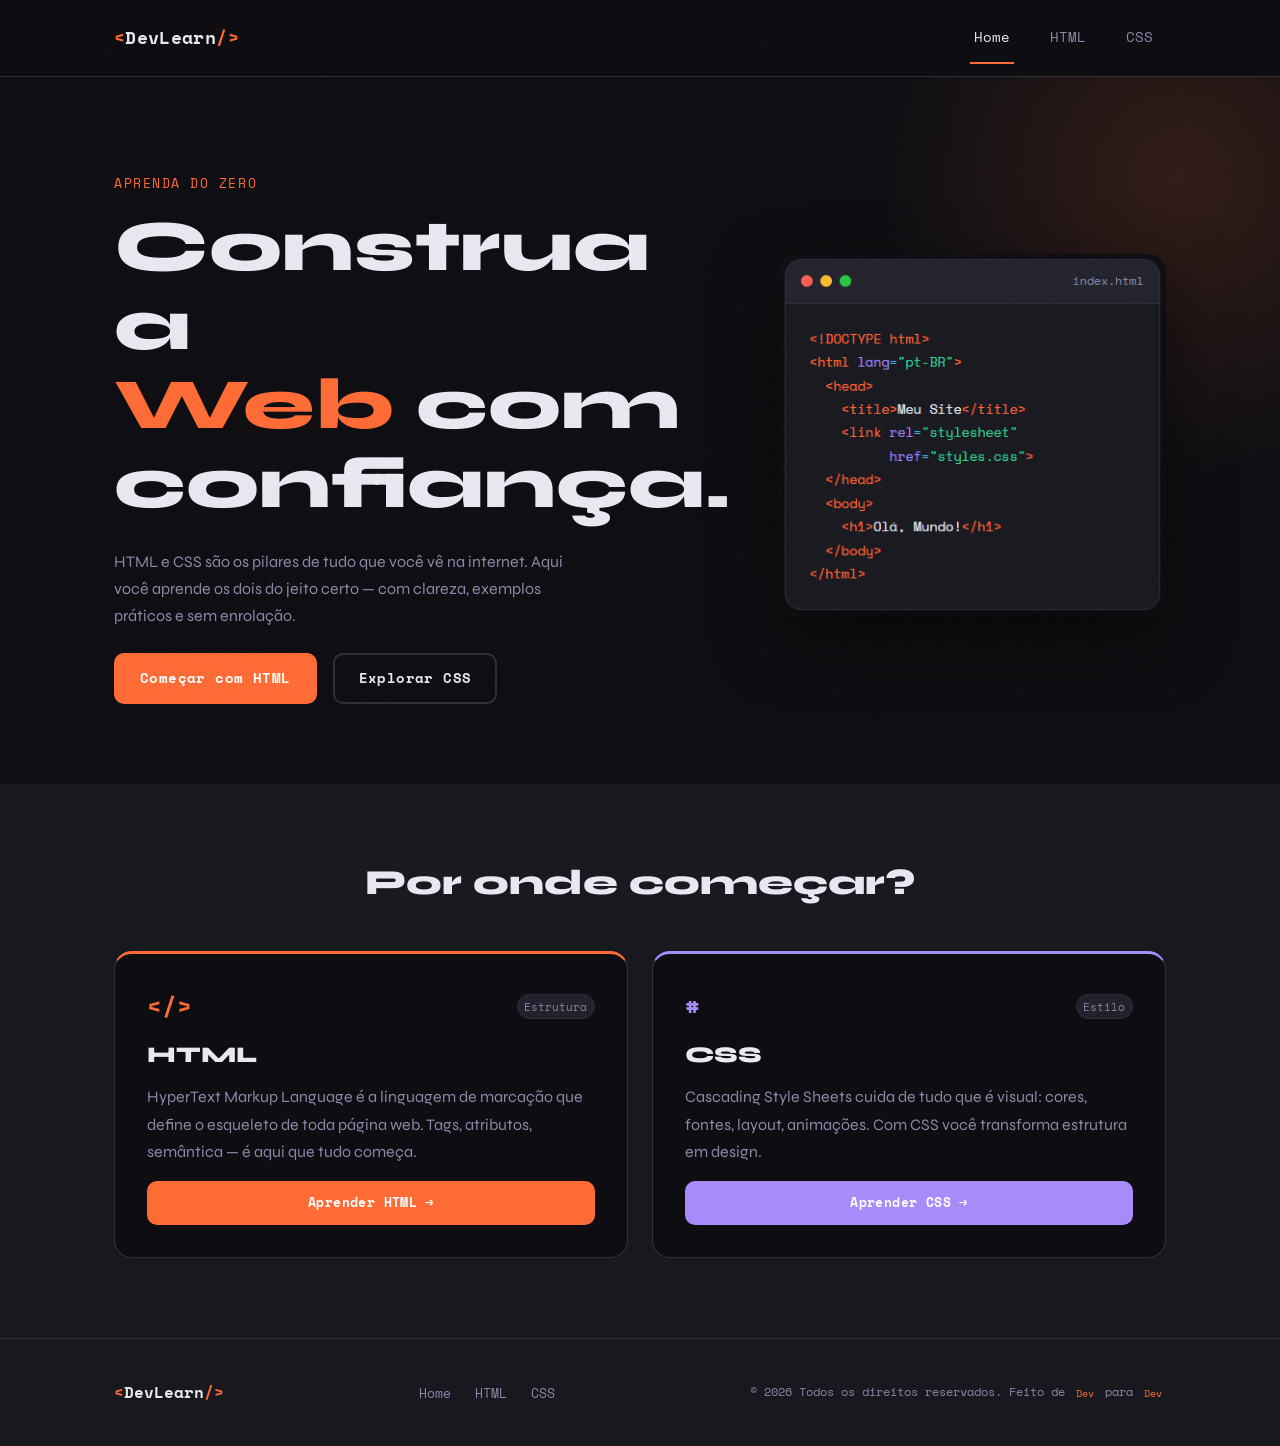
<file: univille/Semestre 1/DEW/aula003/Index.html>
<!DOCTYPE html>
<html lang="pt-BR">

<head>
  <meta charset="UTF-8" />
  <meta name="viewport" content="width=device-width, initial-scale=1.0" />
  <title>DevLearn — HTML & CSS</title>
  <link rel="preconnect" href="https://fonts.googleapis.com" />
  <link
    href="https://fonts.googleapis.com/css2?family=Space+Mono:wght@400;700&family=Syne:wght@400;700;800&display=swap"
    rel="stylesheet" />
  <link rel="stylesheet" href="./css/global.css" />
  <link rel="stylesheet" href="./css/home.css" />
</head>

<body class="page-home">
  <a class="skip-link" href="#main-content">Pular para o conteúdo</a>

  <!-- ===================== CABEÇALHO ===================== -->
  <header class="site-header">
    <div class="container header-inner">
      <a href="Index.html" class="logo" aria-label="DevLearn Home">
        <span class="logo-bracket">&lt;</span>DevLearn<span class="logo-bracket">/&gt;</span>
      </a>
      <nav class="main-nav" aria-label="Navegação principal">
        <ul>
          <li><a href="Index.html" class="nav-link active">Home</a></li>
          <li><a href="pages/sobreHtml.html" class="nav-link">HTML</a></li>
          <li><a href="pages/sobreCss.html" class="nav-link">CSS</a></li>
        </ul>
      </nav>
    </div>
  </header>

  <!-- ===================== HERO ===================== -->
  <main id="main-content" tabindex="-1">
    <section class="hero" aria-labelledby="hero-title">
      <div class="container hero-inner">
        <div class="hero-text">
          <p class="hero-eyebrow">Aprenda do zero</p>
          <h1 id="hero-title" tabindex="-1">
            Construa a<br />
            <em>Web</em> com<br />
            confiança.
          </h1>
          <p class="hero-desc">
            HTML e CSS são os pilares de tudo que você vê na internet.
            Aqui você aprende os dois do jeito certo — com clareza, exemplos práticos e sem enrolação.
          </p>
          <div class="hero-cta">
            <a href="pages/sobreHtml.html" class="btn btn-primary">Começar com HTML</a>
            <a href="pages/sobreCss.html" class="btn btn-ghost">Explorar CSS</a>
          </div>
        </div>

        <div class="hero-code">
          <img src="./images/estrutura-html.png" alt="Diagrama de estrutura HTML" class="hero-img" />
        </div>
      </div>
    </section>

    <!-- ===================== CARDS ===================== -->
    <section class="cards-section" aria-labelledby="cards-title">
      <div class="container">
        <h2 id="cards-title" class="section-title">Por onde começar?</h2>
        <div class="cards-grid">

          <article class="card card-html" role="article">
            <header class="card-header">
              <span class="card-icon" aria-hidden="true">&#60;/&#62;</span>
              <span class="card-badge">Estrutura</span>
            </header>
            <h3 class="card-title">HTML</h3>
            <p class="card-desc">
              HyperText Markup Language é a linguagem de marcação que define o esqueleto de toda página web.
              Tags, atributos, semântica — é aqui que tudo começa.
            </p>
            <footer class="card-footer">
              <a href="pages/sobreHtml.html" class="btn btn-primary btn-sm">Aprender HTML →</a>
            </footer>
          </article>

          <article class="card card-css" role="article">
            <header class="card-header">
              <span class="card-icon" aria-hidden="true">&#35;</span>
              <span class="card-badge">Estilo</span>
            </header>
            <h3 class="card-title">CSS</h3>
            <p class="card-desc">
              Cascading Style Sheets cuida de tudo que é visual: cores, fontes, layout, animações.
              Com CSS você transforma estrutura em design.
            </p>
            <footer class="card-footer">
              <a href="pages/sobreCss.html" class="btn btn-accent btn-sm">Aprender CSS →</a>
            </footer>
          </article>

        </div>
      </div>
    </section>

    <!-- ===================== RODAPÉ ===================== -->
    <footer class="site-footer">
      <div class="container footer-inner">
        <p class="footer-brand">
          <span class="logo-bracket">&lt;</span>DevLearn<span class="logo-bracket">/&gt;</span>
        </p>
        <nav aria-label="Links do rodapé">
          <ul class="footer-nav">
            <li><a href="Index.html">Home</a></li>
            <li><a href="pages/sobreHtml.html">HTML</a></li>
            <li><a href="pages/sobreCss.html">CSS</a></li>
          </ul>
        </nav>
        <p class="footer-copy">&copy; 2026 Todos os direitos reservados. Feito de <code>Dev</code> para <code>Dev</code></p>
      </div>
    </footer>

</body>

</html>
</file>
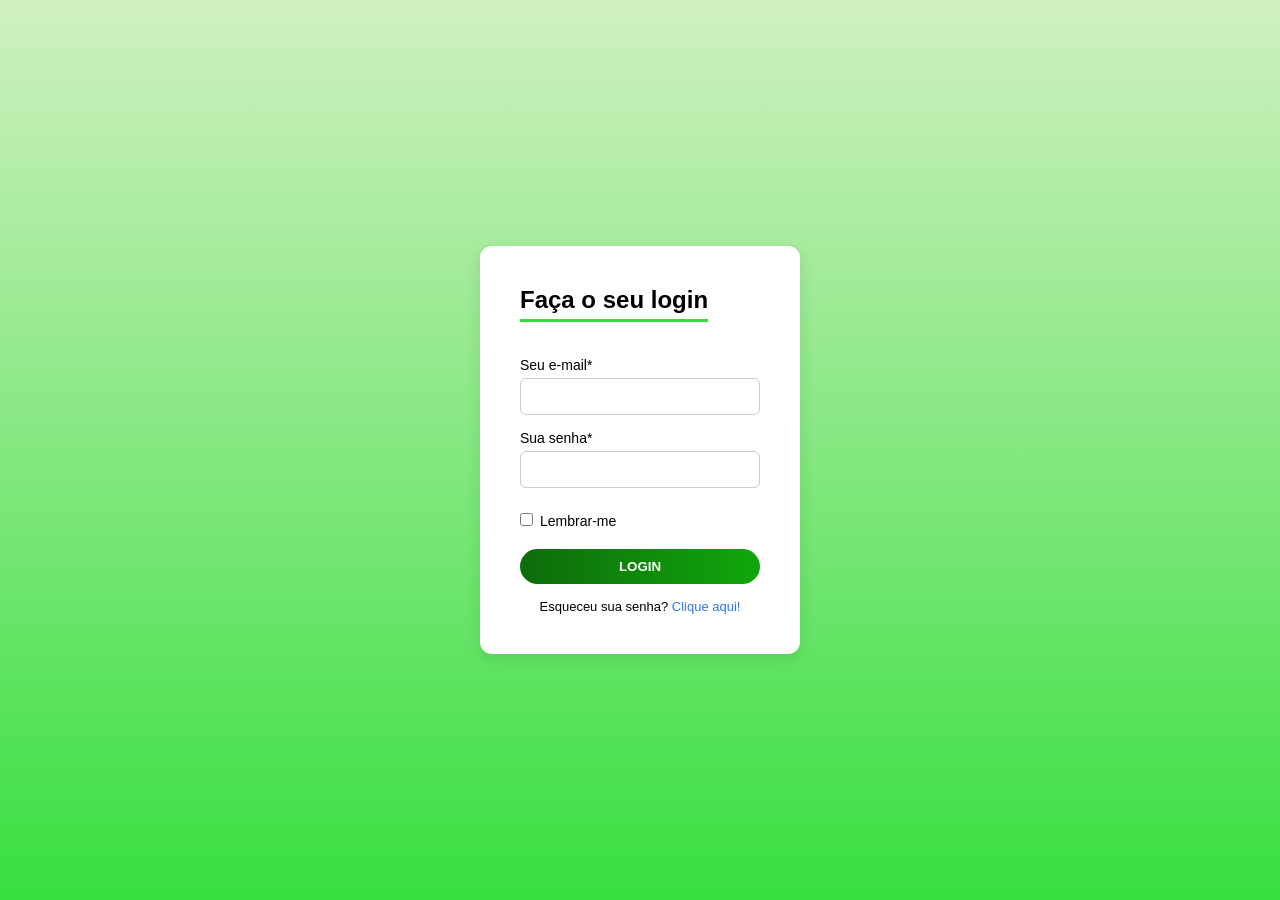
<file: univille/Semestre 1/DEW/aula000/pagina001/index.html>
<!DOCTYPE html>
<html lang="pt-br">
<head>
    <meta charset="UTF-8">
    <meta name="viewport" content="width=device-width, initial-scale=1.0">
    <title>Página1</title>
    <link rel="stylesheet" href="style.css">
    <link rel="shortcut icon" href="https://logosandtypes.com/wp-content/uploads/2020/08/univille.svg" type="image/x-icon">
</head>
<body>
    <div class="container">
        <div class="login">
            <h2>Faça o seu login</h2> 

                <form>
                    <label>Seu e-mail*</label>
                    <input type="email" required>

                    <label>Sua senha*</label>
                    <input type="password" required>

                    <div class="remember">
                        <input type="checkbox" id="lembrar">
                        <label for="lembrar">Lembrar-me</label>
                    </div>

                    <button type="submit">LOGIN</button>

                    <p class="forgot">Esqueceu sua senha? <a href="#">Clique aqui!</a></p>
                </form>
        </div>
</div>
</body>
</html>
</file>
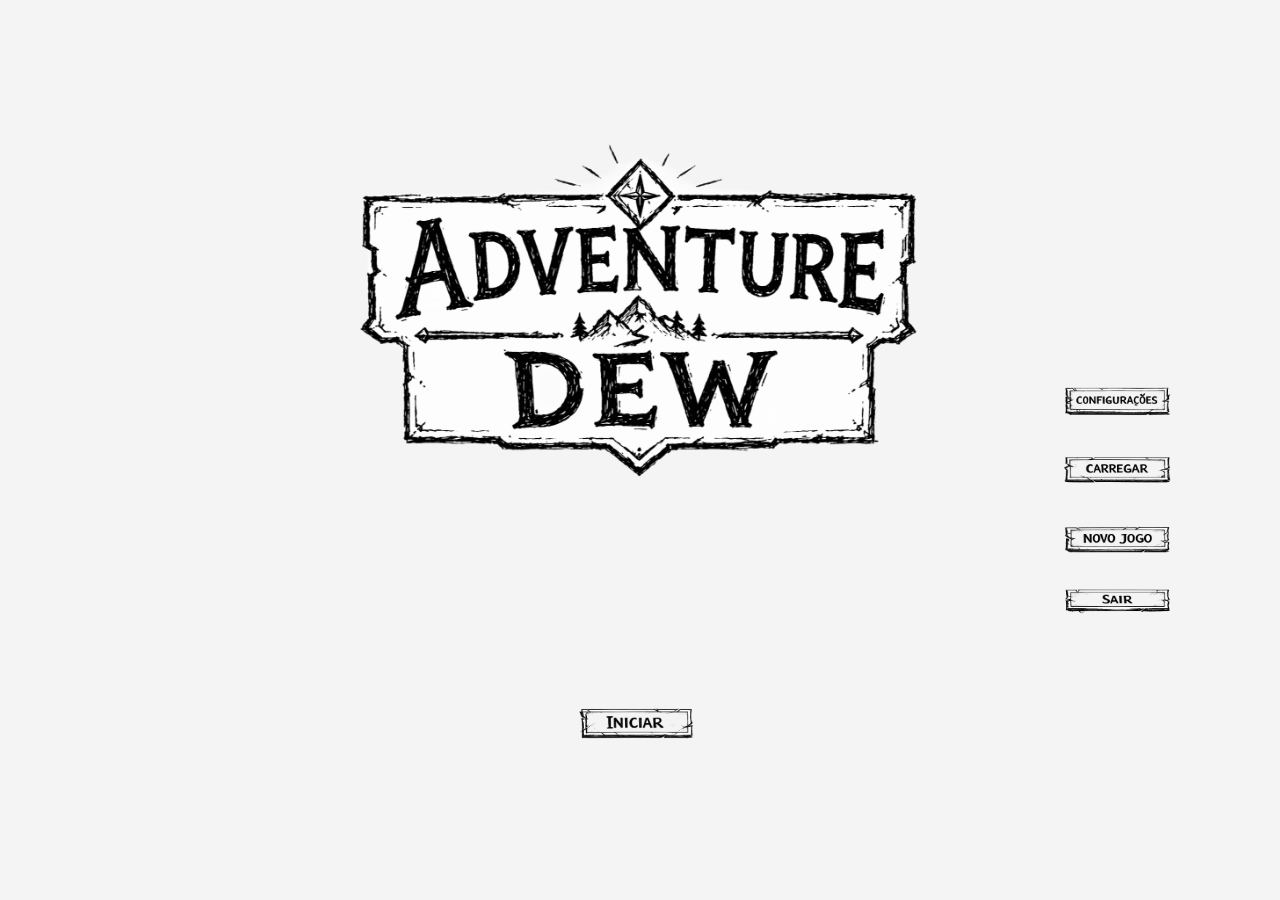
<file: univille/Semestre 1/DEW/aula000/pagina002/index.html>
<!DOCTYPE html>
<html lang="pt-br">
<head>
    <meta charset="UTF-8">
    <meta name="viewport" content="width=device-width, initial-scale=1.0">
    <title>Página2</title>
    <link rel="stylesheet" href="style.css">
    <link rel="shortcut icon" href="img/titulo.png" type="image/x-icon">
</head>
<body>
    <h1 class="title"></h1>

    <button aria-label="iniciar" class="start"></button>

    <div class="menu">
        <button aria-label="configurações" class="config"></button>
        <button aria-label="carregar save" class="carregar"></button>
        <button aria-label="novo save" class="novo"></button>
        <button aria-label="sair" class="sair"></button>
    </div>
</body>
</html>
</file>
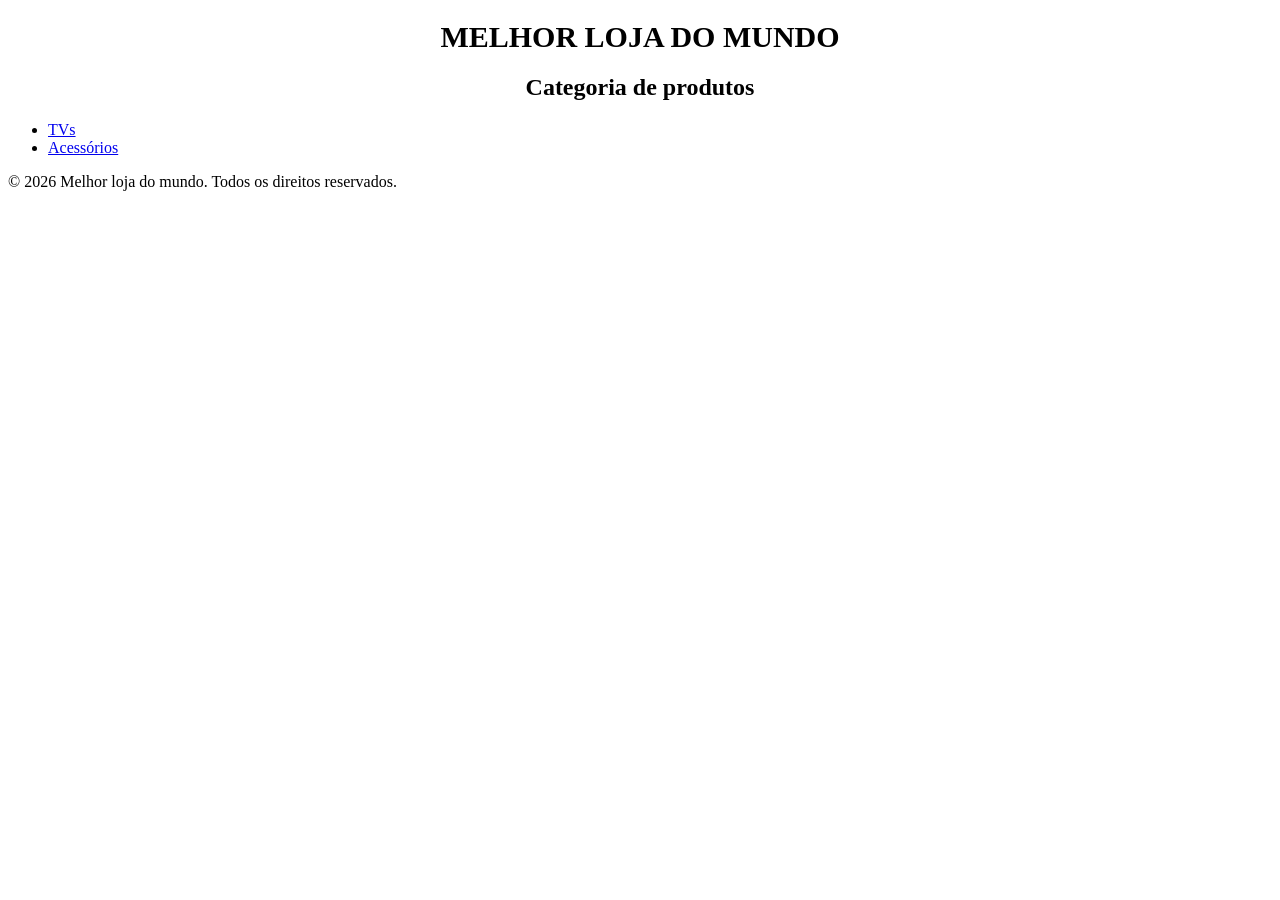
<file: univille/Semestre 1/DEW/aula002/produtos.html>
<!DOCTYPE html>
<html lang="pt-br">
<head>
    <meta charset="UTF-8">
    <meta name="viewport" content="width=device-width, initial-scale=1.0">
    <title>Melhor loja do mundo</title>
    <link rel="stylesheet" href="./style.css">
</head>

<body>

    <header>
        <h1>Melhor loja do mundo</h1>
    </header>

    <main>
        <div class="page-products">
            <h2>Categoria de produtos</h1>
            <ul>
                <li><a href="./categoria_tv.html">TVs</a></li>
                <li><a href="./acessorios.html">Acessórios</a></li>
            </ul>
        </div>
    </main>

    <footer>
        <p>&copy; 2026 Melhor loja do mundo. Todos os direitos reservados.</p>
    </footer>
</body>
</html>
</file>
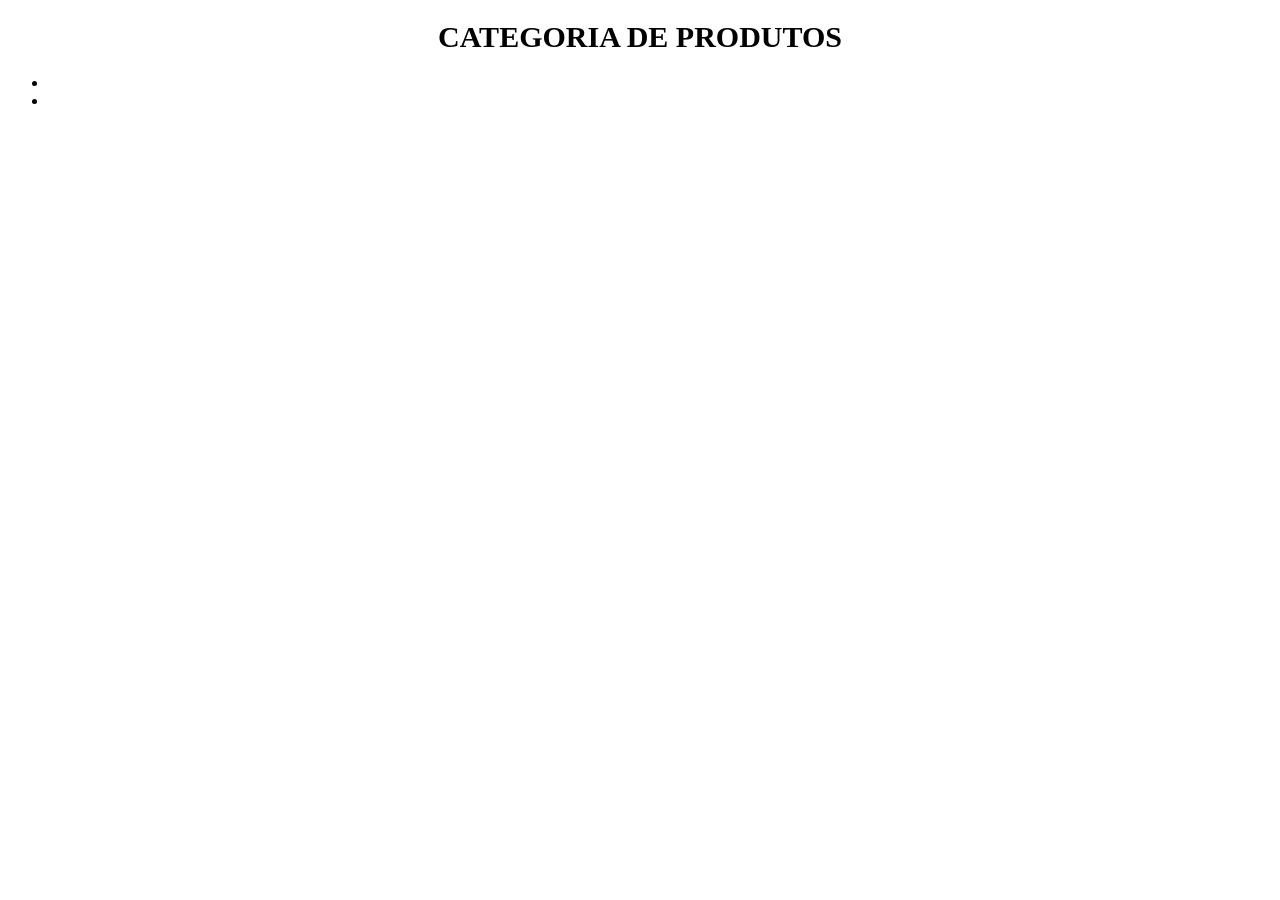
<file: univille/Semestre 1/DEW/ex001/produtos.html>
<!DOCTYPE html>
<html lang="pt-br">
<head>
    <meta charset="UTF-8">
    <meta name="viewport" content="width=device-width, initial-scale=1.0">
    <title>Meus produtos</title>
    <link rel="stylesheet" href="./style.css">
</head>
<body>
    <div class="page-products">
        <h1>Categoria de produtos</h1>
        <ul>
            <li><a href="./categoria_tv.html"></a></li>
            <li><a href="Acessórios"></a></li>
        </ul>
    </div>
</body>
</html>
</file>
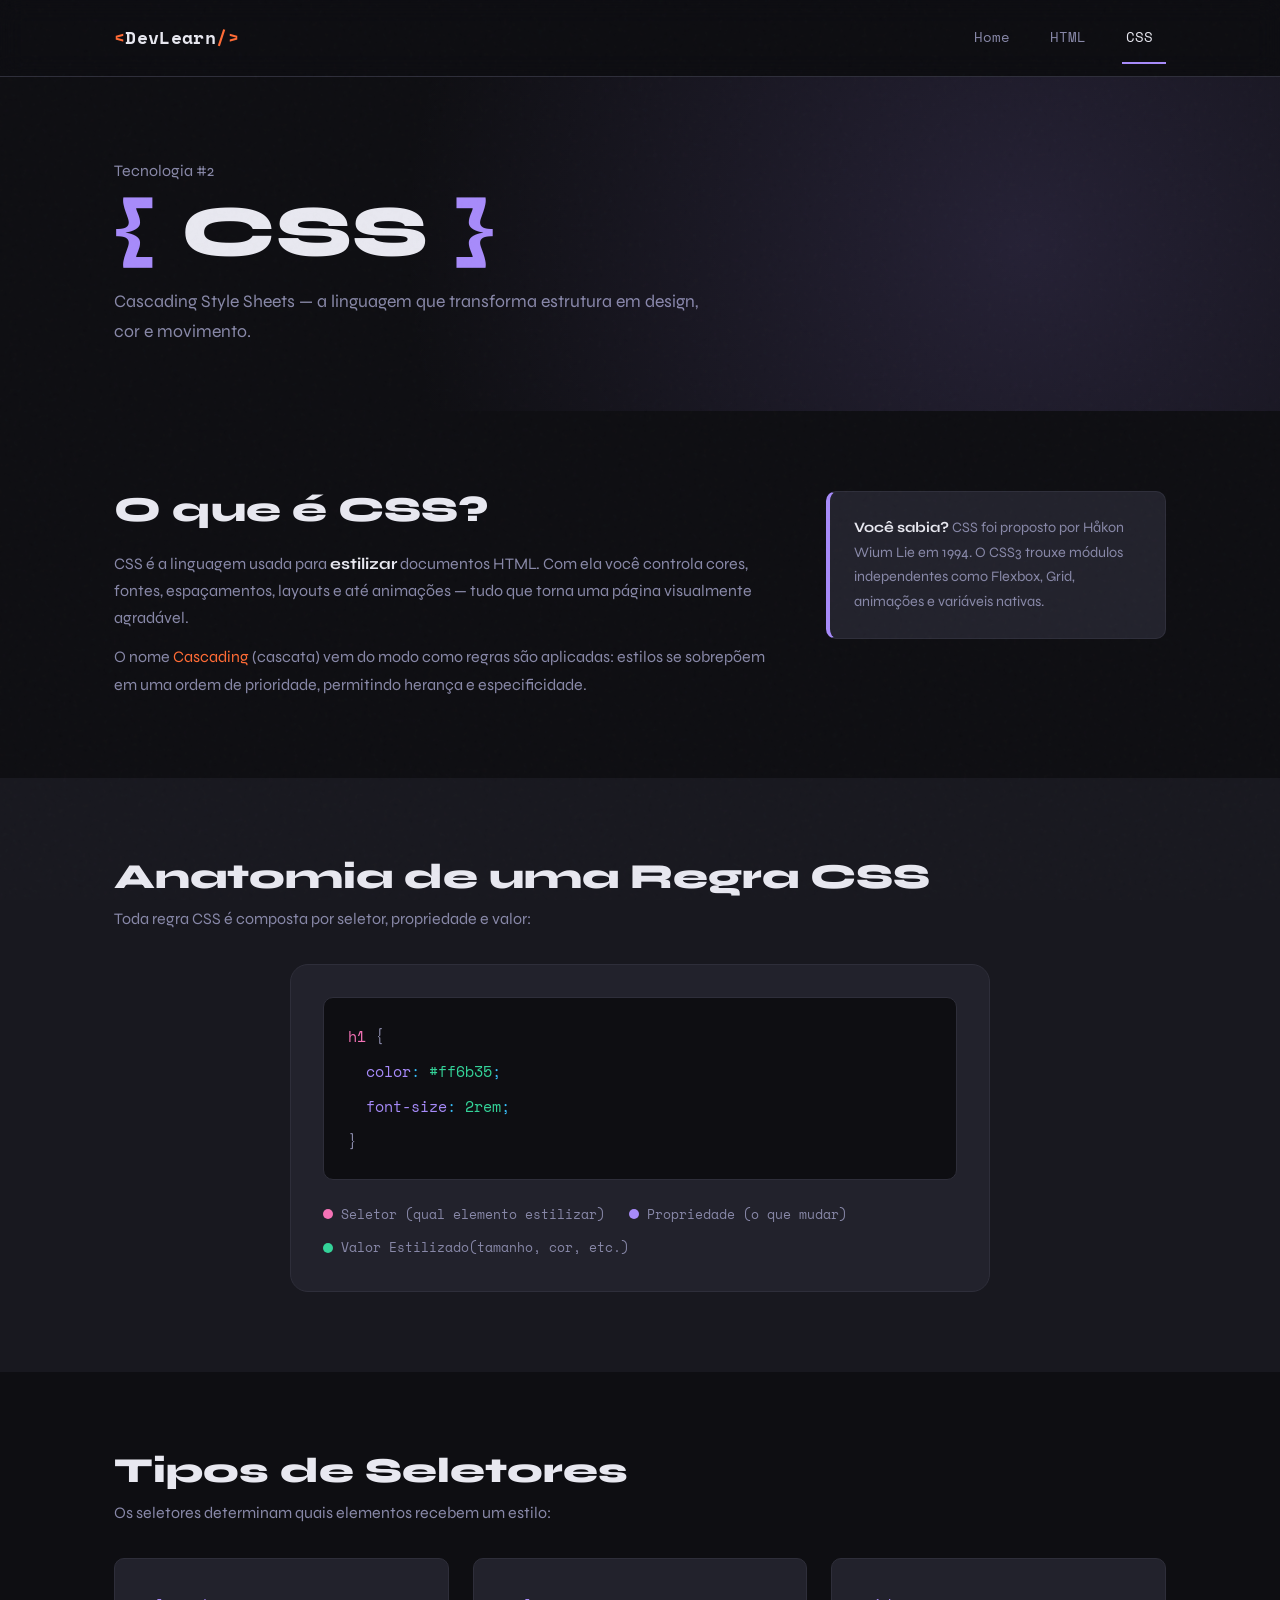
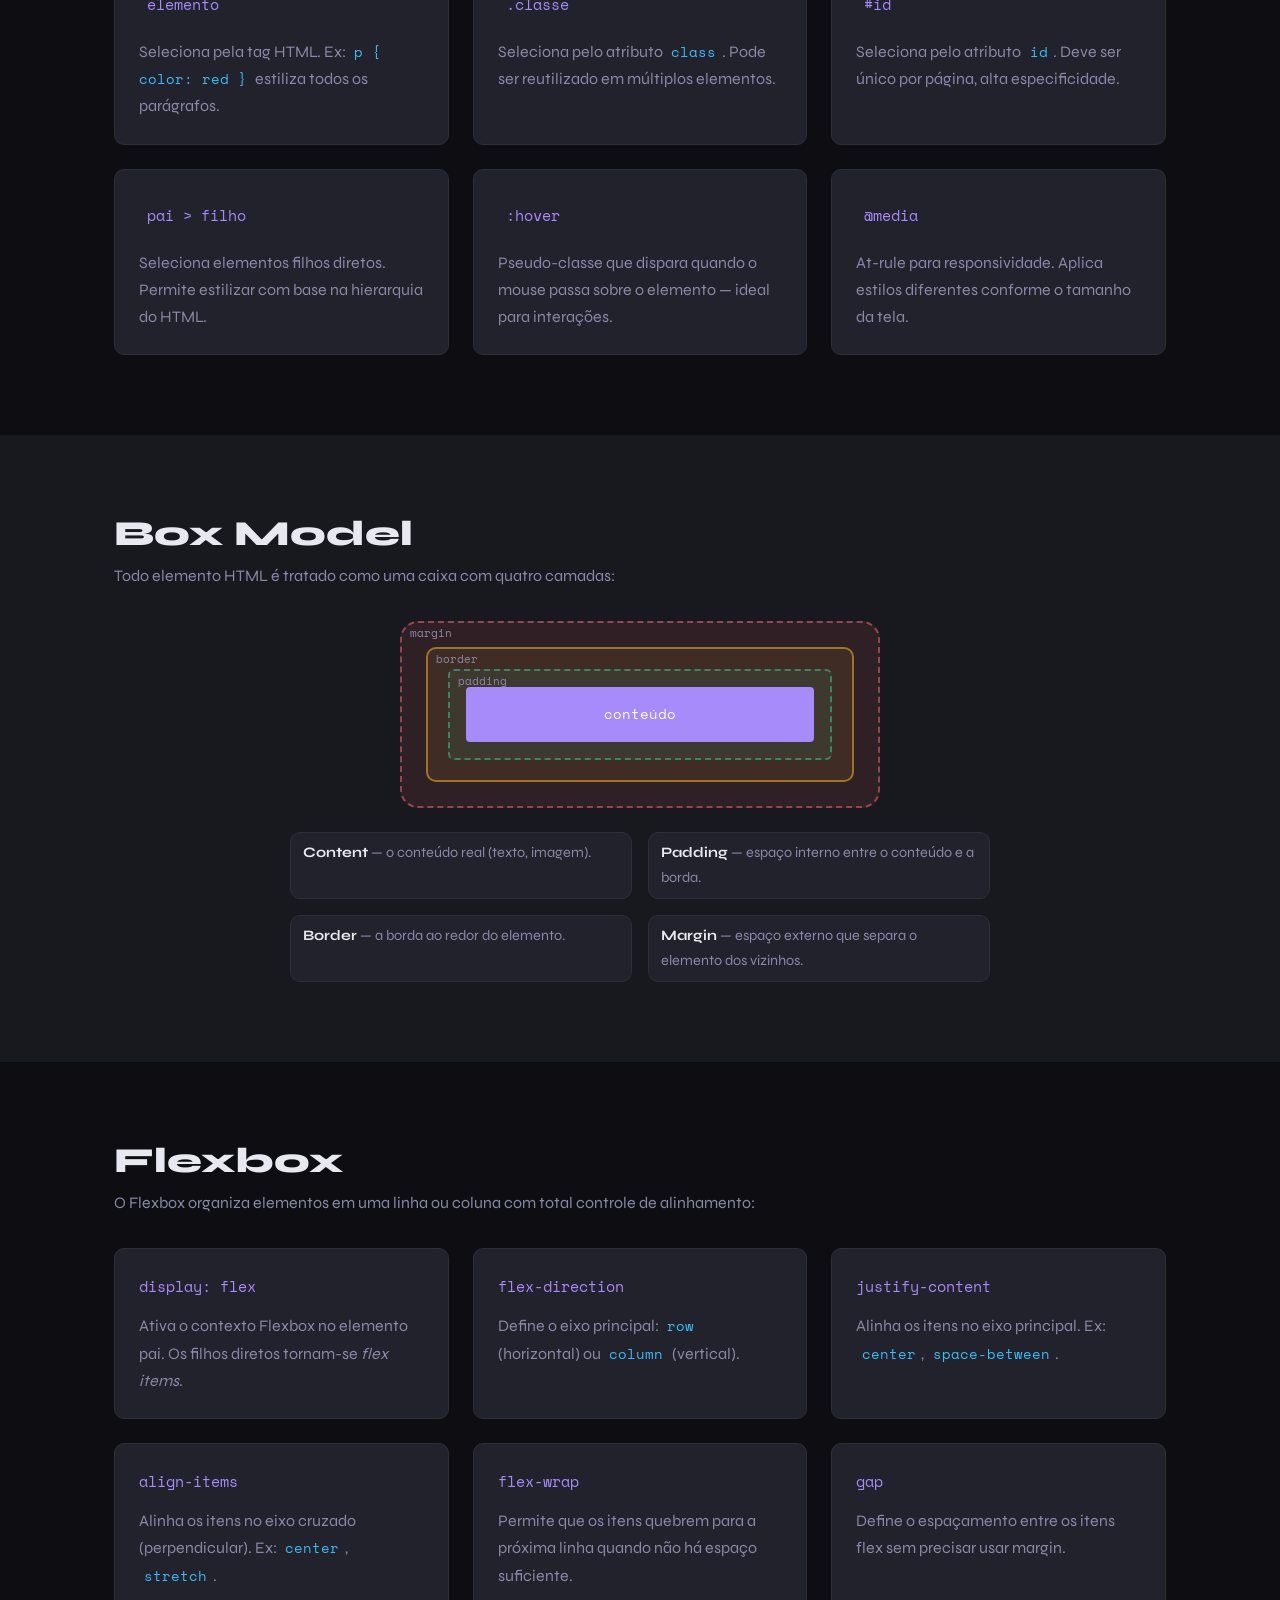
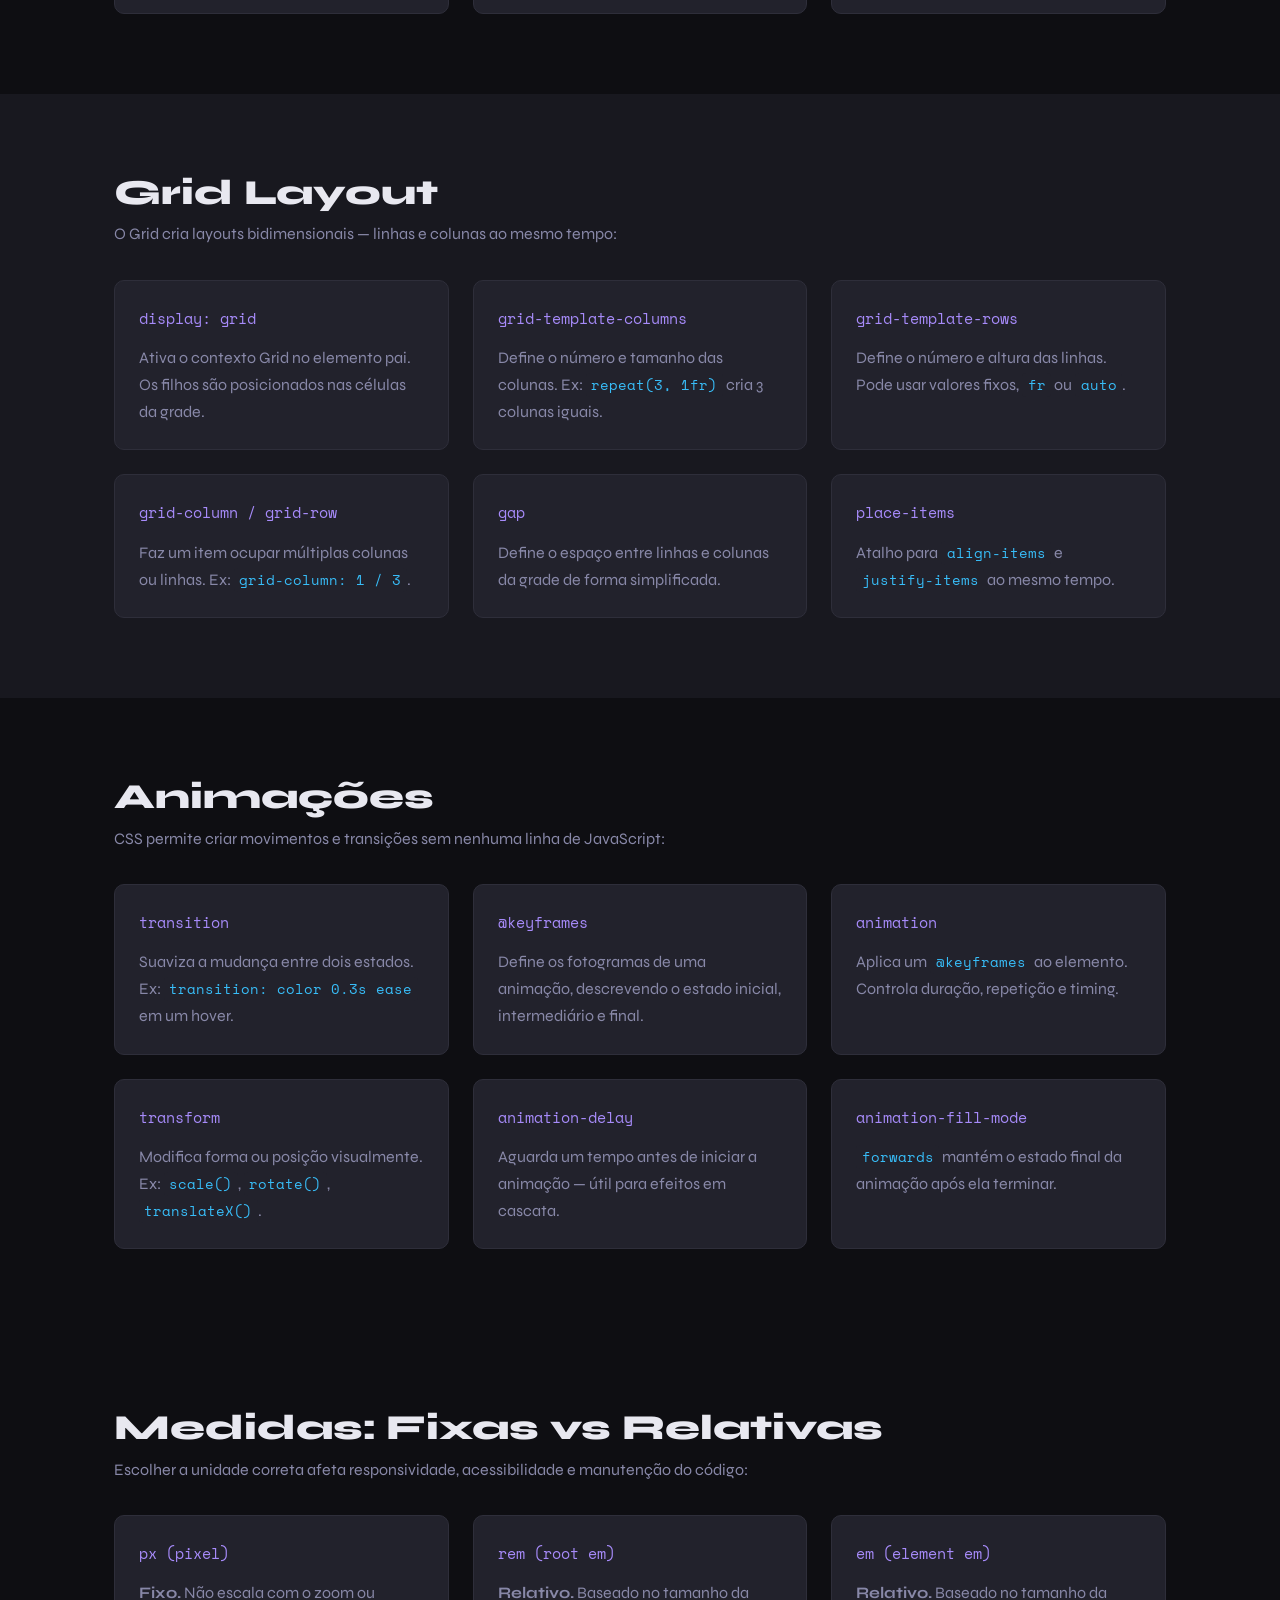
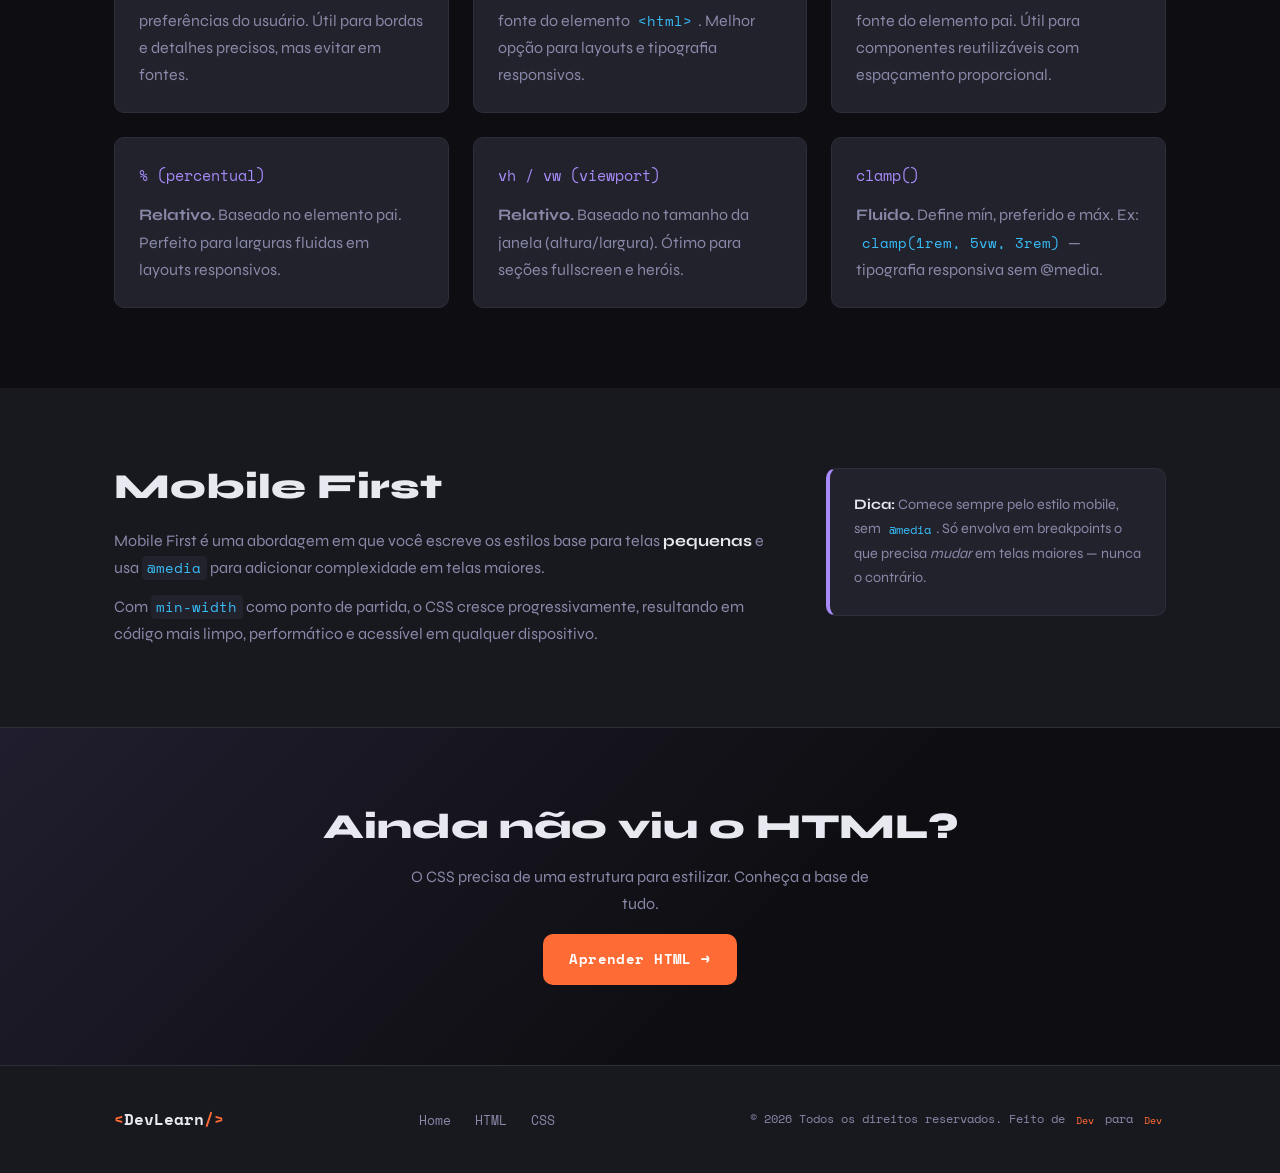
<file: univille/Semestre 1/DEW/aula003/pages/sobreCss.html>
<!DOCTYPE html>
<html lang="pt-BR">

<head>
  <meta charset="UTF-8" />
  <meta name="viewport" content="width=device-width, initial-scale=1.0" />
  <title>CSS — DevLearn</title>
  <link rel="preconnect" href="https://fonts.googleapis.com" />
  <link
    href="https://fonts.googleapis.com/css2?family=Space+Mono:wght@400;700&family=Syne:wght@400;700;800&display=swap"
    rel="stylesheet" />
  <link rel="stylesheet" href="../css/global.css" />
  <link rel="stylesheet" href="../css/pages.css" />
</head>

<body class="page-css">
  <a class="skip-link" href="#main-content">Pular para o conteúdo</a>

  <!-- ===================== CABEÇALHO ===================== -->
  <header class="site-header">
    <div class="container header-inner">
      <a href="../Index.html" class="logo" aria-label="DevLearn Home">
        <span class="logo-bracket">&lt;</span>DevLearn<span class="logo-bracket">/&gt;</span>
      </a>
      <nav class="main-nav" aria-label="Navegação principal">
        <ul>
          <li><a href="../Index.html" class="nav-link">Home</a></li>
          <li><a href="sobreHtml.html" class="nav-link">HTML</a></li>
          <li><a href="sobreCss.html" class="nav-link active">CSS</a></li>
        </ul>
      </nav>
    </div>
  </header>

  <!-- ===================== MAIN ===================== -->
  <main id="main-content" tabindex="-1">

    <!-- Page hero -->
    <section class="page-hero page-hero--css" aria-labelledby="page-title">
      <div class="container">
        <p class="hero-eyebrow">Tecnologia #2</p>
        <h1 id="page-title" tabindex="-1"><span class="c-brace">&#123;</span> CSS <span class="c-brace">&#125;</span></h1>
        <p class="page-hero-desc">
          Cascading Style Sheets — a linguagem que transforma estrutura em design, cor e movimento.
        </p>
      </div>
    </section>

    <!-- O que é CSS -->
    <section class="content-section" aria-labelledby="o-que-e-css" tabindex="0">
      <div class="container content-grid">
        <div class="content-text">
          <h2 id="o-que-e-css">O que é CSS?</h2>
          <p>
            CSS é a linguagem usada para <strong>estilizar</strong> documentos HTML. Com ela você controla cores,
            fontes, espaçamentos, layouts e até animações — tudo que torna uma página visualmente agradável.
          </p>
          <p>
            O nome <em>Cascading</em> (cascata) vem do modo como regras são aplicadas: estilos se sobrepõem
            em uma ordem de prioridade, permitindo herança e especificidade.
          </p>
        </div>
        <aside class="content-aside" aria-label="Curiosidade sobre CSS">
          <div class="aside-box aside-box--css">            
            <p><strong>Você sabia?</strong> CSS foi proposto por Håkon Wium Lie em 1994. O CSS3 trouxe módulos
              independentes como Flexbox, Grid, animações e variáveis nativas.</p>
          </div>
        </aside>
      </div>
    </section>

    <!-- Anatomia de uma regra CSS -->
    <section class="content-section content-section--alt" aria-labelledby="anatomia-css" tabindex="0">
      <div class="container">
        <h2 id="anatomia-css">Anatomia de uma Regra CSS</h2>
        <p class="section-intro">Toda regra CSS é composta por seletor, propriedade e valor:</p>

        <div class="anatomy-diagram anatomy-diagram--css" aria-label="Diagrama de anatomia de uma regra CSS">
          <div class="anatomy-code">
            <code>
              <span class="anat anat-selector">h1</span>
              <span class="anat anat-bracket-css"> &#123;</span><br/>
              &nbsp;&nbsp;<span class="anat anat-prop">color</span><span class="anat">: </span><span class="anat anat-css-val">#ff6b35</span><span class="anat">;</span><br/>
              &nbsp;&nbsp;<span class="anat anat-prop">font-size</span><span class="anat">: </span><span class="anat anat-css-val">2rem</span><span class="anat">;</span><br/>
              <span class="anat anat-bracket-css">&#125;</span>
            </code>
          </div>
          <ul class="anatomy-legend">
            <li><span class="legend-dot" style="background:var(--clr-selector)"></span> Seletor (qual elemento
              estilizar)</li>
            <li><span class="legend-dot" style="background:var(--clr-prop)"></span> Propriedade (o que mudar)</li>
            <li><span class="legend-dot" style="background:var(--clr-css-val)"></span> Valor Estilizado(tamanho, cor,
              etc.)</li>
          </ul>
        </div>
      </div>
    </section>

    <!-- Seletores -->
    <section class="content-section" aria-labelledby="seletores">
      <div class="container">
        <h2 id="seletores">Tipos de Seletores</h2>
        <p class="section-intro">Os seletores determinam quais elementos recebem um estilo:</p>

        <div class="tags-grid">

          <article class="tag-card tag-card--css" id="card-elemento" role="article">
            <header><a class="card-link" href="#card-elemento"><code class="tag-name">elemento</code></a></header>
            <p>Seleciona pela tag HTML. Ex: <code>p &#123; color: red &#125;</code> estiliza todos os parágrafos.</p>
          </article>

          <article class="tag-card tag-card--css" id="card-classe" role="article">
            <header><a class="card-link" href="#card-classe"><code class="tag-name">.classe</code></a></header>
            <p>Seleciona pelo atributo <code>class</code>. Pode ser reutilizado em múltiplos elementos.</p>
          </article>

          <article class="tag-card tag-card--css" id="card-id" role="article">
            <header><a class="card-link" href="#card-id"><code class="tag-name">#id</code></a></header>
            <p>Seleciona pelo atributo <code>id</code>. Deve ser único por página, alta especificidade.</p>
          </article>

          <article class="tag-card tag-card--css" id="card-pai-filho" role="article">
            <header><a class="card-link" href="#card-pai-filho"><code class="tag-name">pai &gt; filho</code></a></header>
            <p>Seleciona elementos filhos diretos. Permite estilizar com base na hierarquia do HTML.</p>
          </article>

          <article class="tag-card tag-card--css" id="card-hover" role="article">
            <header><a class="card-link" href="#card-hover"><code class="tag-name">:hover</code></a></header>
            <p>Pseudo-classe que dispara quando o mouse passa sobre o elemento — ideal para interações.</p>
          </article>

          <article class="tag-card tag-card--css" id="card-media" role="article">
            <header><a class="card-link" href="#card-media"><code class="tag-name">@media</code></a></header>
            <p>At-rule para responsividade. Aplica estilos diferentes conforme o tamanho da tela.</p>
          </article>

        </div>
      </div>
    </section>

    <!-- Box Model -->
    <section class="content-section content-section--alt" aria-labelledby="box-model" tabindex="0">
      <div class="container">
        <h2 id="box-model">Box Model</h2>
        <p class="section-intro">
          Todo elemento HTML é tratado como uma caixa com quatro camadas:
        </p>

        <div class="box-model-diagram" aria-label="Diagrama do CSS Box Model">
          <div class="bm-margin">
            <span class="bm-label">margin</span>
            <div class="bm-border">
              <span class="bm-label">border</span>
              <div class="bm-padding">
                <span class="bm-label">padding</span>
                <div class="bm-content">
                  <span>conteúdo</span>
                </div>
              </div>
            </div>
          </div>
        </div>

        <ul class="box-model-list">
          <li><strong>Content</strong> — o conteúdo real (texto, imagem).</li>
          <li><strong>Padding</strong> — espaço interno entre o conteúdo e a borda.</li>
          <li><strong>Border</strong> — a borda ao redor do elemento.</li>
          <li><strong>Margin</strong> — espaço externo que separa o elemento dos vizinhos.</li>
        </ul>
      </div>
    </section>

    <!-- Flexbox -->
    <section class="content-section" aria-labelledby="flexbox">
      <div class="container">
        <h2 id="flexbox">Flexbox</h2>
        <p class="section-intro">O Flexbox organiza elementos em uma linha ou coluna com total controle de alinhamento:
        </p>

        <div class="tags-grid">

          <article class="tag-card tag-card--css">
            <header><code class="tag-name">display: flex</code></header>
            <p>Ativa o contexto Flexbox no elemento pai. Os filhos diretos tornam-se <em>flex items</em>.</p>
          </article>

          <article class="tag-card tag-card--css">
            <header><code class="tag-name">flex-direction</code></header>
            <p>Define o eixo principal: <code>row</code> (horizontal) ou <code>column</code> (vertical).</p>
          </article>

          <article class="tag-card tag-card--css">
            <header><code class="tag-name">justify-content</code></header>
            <p>Alinha os itens no eixo principal. Ex: <code>center</code>, <code>space-between</code>.</p>
          </article>

          <article class="tag-card tag-card--css">
            <header><code class="tag-name">align-items</code></header>
            <p>Alinha os itens no eixo cruzado (perpendicular). Ex: <code>center</code>, <code>stretch</code>.</p>
          </article>

          <article class="tag-card tag-card--css">
            <header><code class="tag-name">flex-wrap</code></header>
            <p>Permite que os itens quebrem para a próxima linha quando não há espaço suficiente.</p>
          </article>

          <article class="tag-card tag-card--css">
            <header><code class="tag-name">gap</code></header>
            <p>Define o espaçamento entre os itens flex sem precisar usar margin.</p>
          </article>

        </div>
      </div>
    </section>

    <!-- Grid Layout -->
    <section class="content-section content-section--alt" aria-labelledby="grid">
      <div class="container">
        <h2 id="grid">Grid Layout</h2>
        <p class="section-intro">O Grid cria layouts bidimensionais — linhas e colunas ao mesmo tempo:</p>

        <div class="tags-grid">

          <article class="tag-card tag-card--css">
            <header><code class="tag-name">display: grid</code></header>
            <p>Ativa o contexto Grid no elemento pai. Os filhos são posicionados nas células da grade.</p>
          </article>

          <article class="tag-card tag-card--css">
            <header><code class="tag-name">grid-template-columns</code></header>
            <p>Define o número e tamanho das colunas. Ex: <code>repeat(3, 1fr)</code> cria 3 colunas iguais.</p>
          </article>

          <article class="tag-card tag-card--css">
            <header><code class="tag-name">grid-template-rows</code></header>
            <p>Define o número e altura das linhas. Pode usar valores fixos, <code>fr</code> ou <code>auto</code>.</p>
          </article>

          <article class="tag-card tag-card--css">
            <header><code class="tag-name">grid-column / grid-row</code></header>
            <p>Faz um item ocupar múltiplas colunas ou linhas. Ex: <code>grid-column: 1 / 3</code>.</p>
          </article>

          <article class="tag-card tag-card--css">
            <header><code class="tag-name">gap</code></header>
            <p>Define o espaço entre linhas e colunas da grade de forma simplificada.</p>
          </article>

          <article class="tag-card tag-card--css">
            <header><code class="tag-name">place-items</code></header>
            <p>Atalho para <code>align-items</code> e <code>justify-items</code> ao mesmo tempo.</p>
          </article>

        </div>
      </div>
    </section>

    <!-- Animações -->
    <section class="content-section" aria-labelledby="animacoes">
      <div class="container">
        <h2 id="animacoes">Animações</h2>
        <p class="section-intro">CSS permite criar movimentos e transições sem nenhuma linha de JavaScript:</p>

        <div class="tags-grid">

          <article class="tag-card tag-card--css">
            <header><code class="tag-name">transition</code></header>
            <p>Suaviza a mudança entre dois estados. Ex: <code>transition: color 0.3s ease</code> em um hover.</p>
          </article>

          <article class="tag-card tag-card--css">
            <header><code class="tag-name">@keyframes</code></header>
            <p>Define os fotogramas de uma animação, descrevendo o estado inicial, intermediário e final.</p>
          </article>

          <article class="tag-card tag-card--css">
            <header><code class="tag-name">animation</code></header>
            <p>Aplica um <code>@keyframes</code> ao elemento. Controla duração, repetição e timing.</p>
          </article>

          <article class="tag-card tag-card--css">
            <header><code class="tag-name">transform</code></header>
            <p>Modifica forma ou posição visualmente. Ex: <code>scale()</code>, <code>rotate()</code>,
              <code>translateX()</code>.</p>
          </article>

          <article class="tag-card tag-card--css">
            <header><code class="tag-name">animation-delay</code></header>
            <p>Aguarda um tempo antes de iniciar a animação — útil para efeitos em cascata.</p>
          </article>

          <article class="tag-card tag-card--css">
            <header><code class="tag-name">animation-fill-mode</code></header>
            <p><code>forwards</code> mantém o estado final da animação após ela terminar.</p>
          </article>

        </div>
      </div>
    </section>

    <!-- Medidas: Fixas vs Relativas -->
    <section class="content-section" aria-labelledby="medidas">
      <div class="container">
        <h2 id="medidas">Medidas: Fixas vs Relativas</h2>
        <p class="section-intro">Escolher a unidade correta afeta responsividade, acessibilidade e manutenção do código:</p>

        <div class="tags-grid">

          <article class="tag-card tag-card--css">
            <header><code class="tag-name">px (pixel)</code></header>
            <p><strong>Fixo.</strong> Não escala com o zoom ou preferências do usuário. Útil para bordas e detalhes precisos, mas evitar em fontes.</p>
          </article>

          <article class="tag-card tag-card--css">
            <header><code class="tag-name">rem (root em)</code></header>
            <p><strong>Relativo.</strong> Baseado no tamanho da fonte do elemento <code>&lt;html&gt;</code>. Melhor opção para layouts e tipografia responsivos.</p>
          </article>

          <article class="tag-card tag-card--css">
            <header><code class="tag-name">em (element em)</code></header>
            <p><strong>Relativo.</strong> Baseado no tamanho da fonte do elemento pai. Útil para componentes reutilizáveis com espaçamento proporcional.</p>
          </article>

          <article class="tag-card tag-card--css">
            <header><code class="tag-name">% (percentual)</code></header>
            <p><strong>Relativo.</strong> Baseado no elemento pai. Perfeito para larguras fluidas em layouts responsivos.</p>
          </article>

          <article class="tag-card tag-card--css">
            <header><code class="tag-name">vh / vw (viewport)</code></header>
            <p><strong>Relativo.</strong> Baseado no tamanho da janela (altura/largura). Ótimo para seções fullscreen e heróis.</p>
          </article>

          <article class="tag-card tag-card--css">
            <header><code class="tag-name">clamp()</code></header>
            <p><strong>Fluido.</strong> Define mín, preferido e máx. Ex: <code>clamp(1rem, 5vw, 3rem)</code> — tipografia responsiva sem @media.</p>
          </article>

        </div>
      </div>
    </section>

    <!-- Mobile First -->
    <section class="content-section content-section--alt" aria-labelledby="mobile-first" tabindex="0">
      <div class="container content-grid">
        <div class="content-text">
          <h2 id="mobile-first">Mobile First</h2>
          <p>
            Mobile First é uma abordagem em que você escreve os estilos base para telas <strong>pequenas</strong>
            e usa <code>@media</code> para adicionar complexidade em telas maiores.
          </p>
          <p>
            Com <code>min-width</code> como ponto de partida, o CSS cresce progressivamente,
            resultando em código mais limpo, performático e acessível em qualquer dispositivo.
          </p>
        </div>
        <aside class="content-aside" aria-label="Dica sobre Mobile First">
          <div class="aside-box aside-box--css">
            <p><strong>Dica:</strong> Comece sempre pelo estilo mobile, sem <code>@media</code>.
              Só envolva em breakpoints o que precisa <em>mudar</em> em telas maiores — nunca o contrário.</p>
          </div>
        </aside>
      </div>
    </section>

    <!-- CTA para HTML -->
    <section class="cta-section cta-section--css" aria-label="Próximo passo">
      <div class="container cta-inner">
        <h2>Ainda não viu o HTML?</h2>
        <p>O CSS precisa de uma estrutura para estilizar. Conheça a base de tudo.</p>
        <a href="sobreHtml.html" class="btn btn-primary">Aprender HTML →</a>
      </div>
    </section>

  </main>

  <!-- ===================== RODAPÉ ===================== -->
  <footer class="site-footer">
    <div class="container footer-inner">
      <p class="footer-brand">
        <span class="logo-bracket">&lt;</span>DevLearn<span class="logo-bracket">/&gt;</span>
      </p>
      <nav aria-label="Links do rodapé">
        <ul class="footer-nav">
          <li><a href="../Index.html">Home</a></li>
          <li><a href="sobreHtml.html">HTML</a></li>
          <li><a href="sobreCss.html">CSS</a></li>
        </ul>
      </nav>
      <p class="footer-copy">&copy; 2026 Todos os direitos reservados. Feito de <code>Dev</code> para <code>Dev</code></p>
    </div>
  </footer>

</body>

</html>
</file>
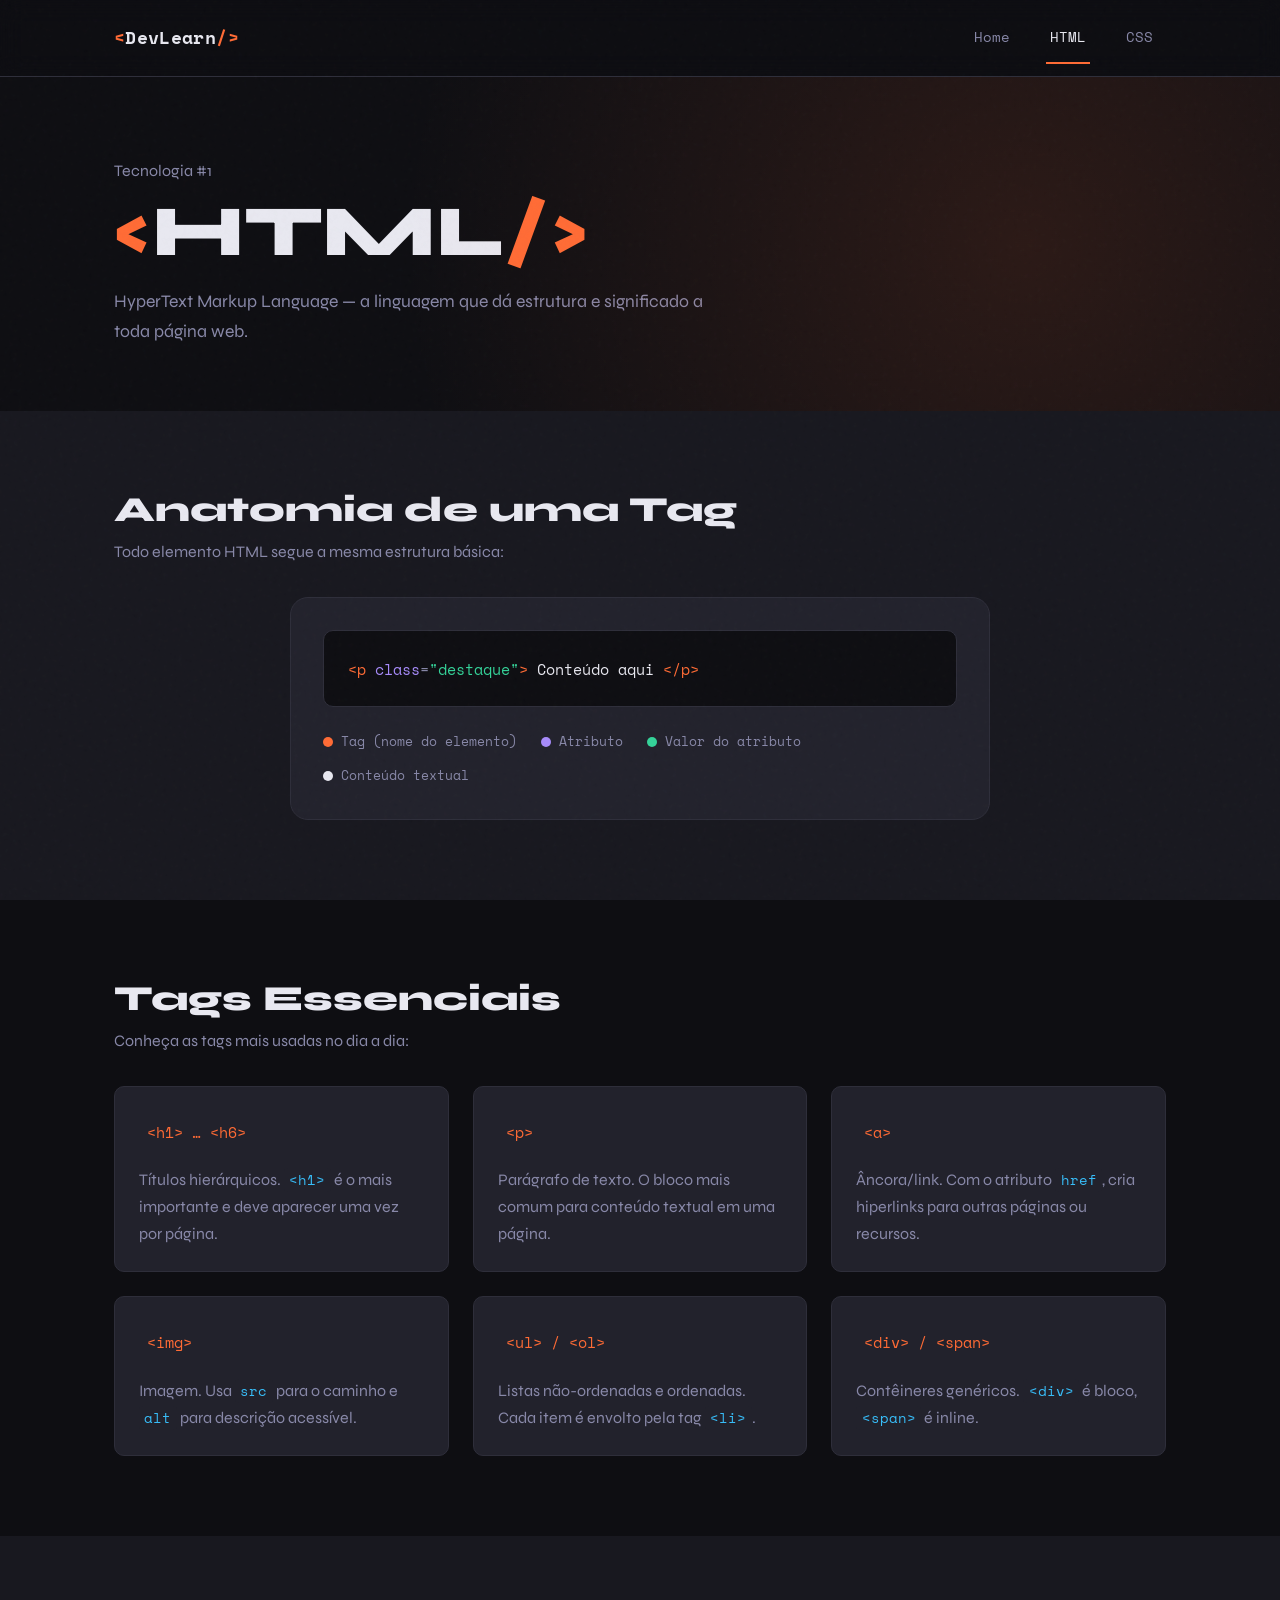
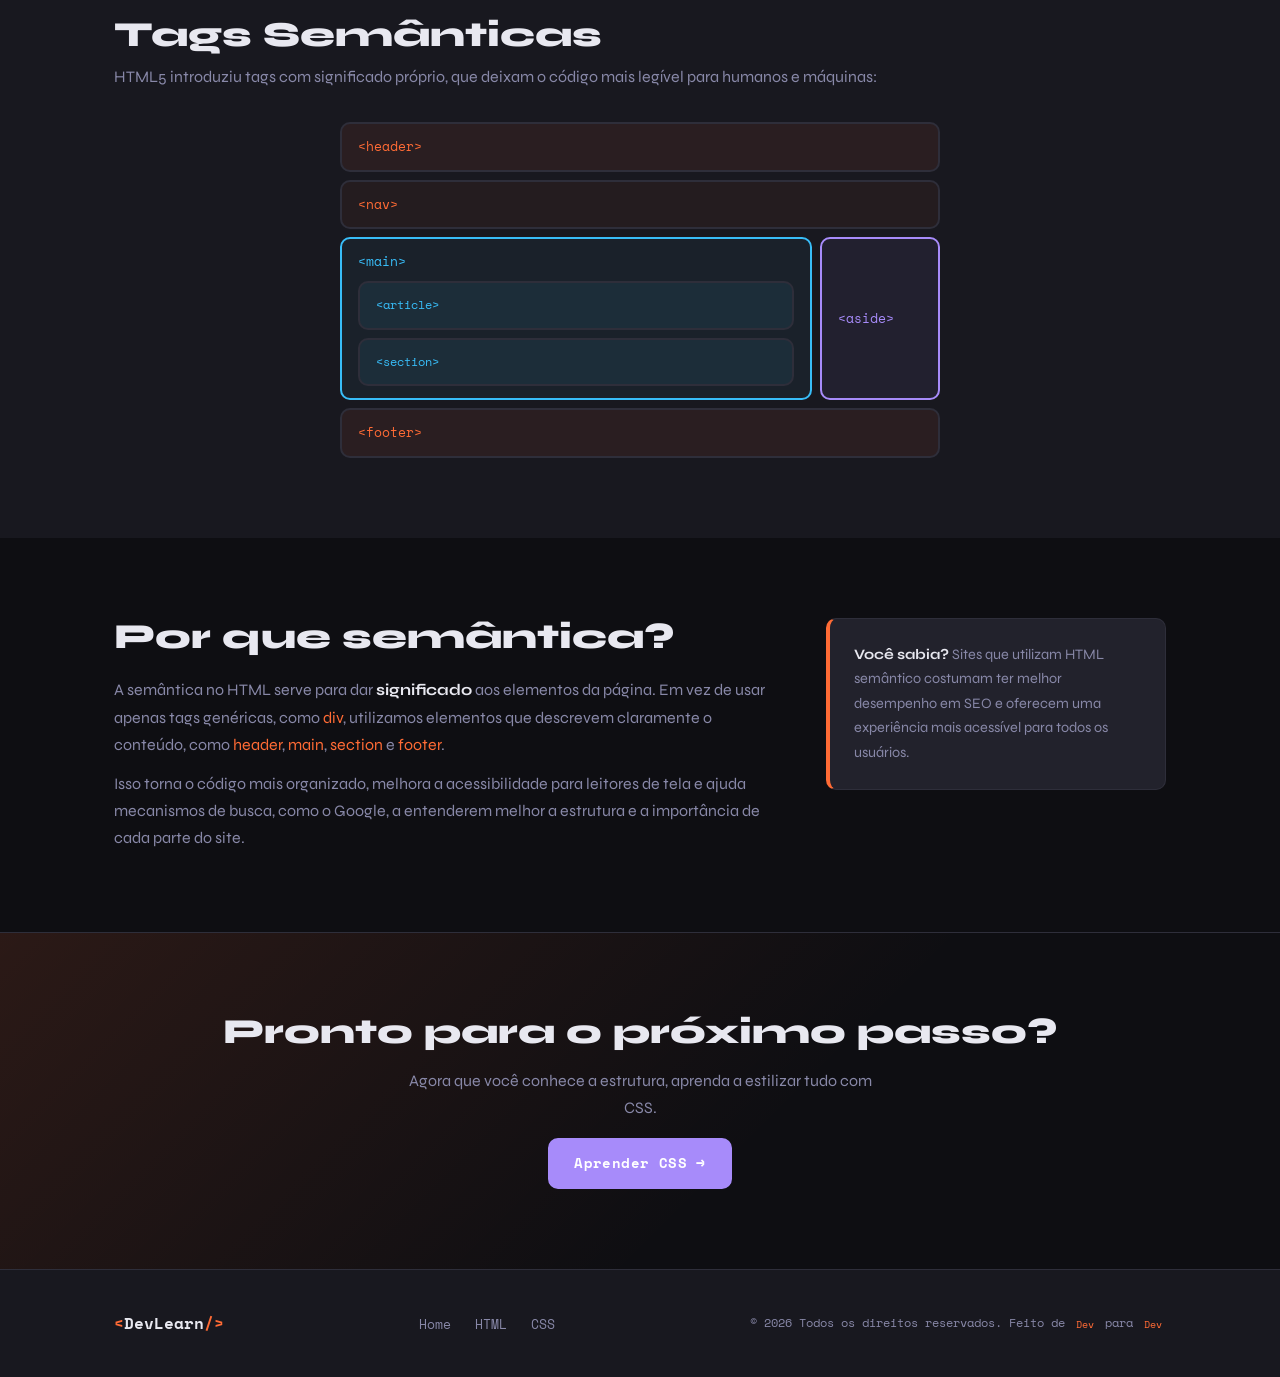
<file: univille/Semestre 1/DEW/aula003/pages/sobreHtml.html>
<!DOCTYPE html>
<html lang="pt-BR">

<head>
  <meta charset="UTF-8" />
  <meta name="viewport" content="width=device-width, initial-scale=1.0" />
  <title>HTML — DevLearn</title>
  <link rel="preconnect" href="https://fonts.googleapis.com" />
  <link
    href="https://fonts.googleapis.com/css2?family=Space+Mono:wght@400;700&family=Syne:wght@400;700;800&display=swap"
    rel="stylesheet" />
  <link rel="stylesheet" href="../css/global.css" />
  <link rel="stylesheet" href="../css/pages.css" />
</head>

<body class="page-html">
  <a class="skip-link" href="#main-content">Pular para o conteúdo</a>

  <!-- ===================== CABEÇALHO ===================== -->
  <header class="site-header">
    <div class="container header-inner">
      <a href="../Index.html" class="logo" aria-label="DevLearn Home">
        <span class="logo-bracket">&lt;</span>DevLearn<span class="logo-bracket">/&gt;</span>
      </a>
      <nav class="main-nav" aria-label="Navegação principal">
        <ul>
          <li><a href="../Index.html" class="nav-link">Home</a></li>
          <li><a href="sobreHtml.html" class="nav-link active">HTML</a></li>
          <li><a href="sobreCss.html" class="nav-link">CSS</a></li>
        </ul>
      </nav>
    </div>
  </header>

  <!-- ===================== MAIN ===================== -->
  <main id="main-content" tabindex="-1">

    <!-- Page hero -->
    <section class="page-hero page-hero--html" aria-labelledby="page-title">
      <div class="container">
        <p class="hero-eyebrow">Tecnologia #1</p>
        <h1 id="page-title" tabindex="-1"><span class="c-tag">&lt;</span>HTML<span class="c-tag">/&gt;</span></h1>
        <p class="page-hero-desc">
          HyperText Markup Language — a linguagem que dá estrutura e significado a toda página web.
        </p>
      </div>
    </section>

    <!-- Anatomia de uma tag -->
    <section class="content-section content-section--alt" aria-labelledby="anatomia" tabindex="0">
      <div class="container">
        <h2 id="anatomia">Anatomia de uma Tag</h2>
        <p class="section-intro">Todo elemento HTML segue a mesma estrutura básica:</p>

        <div class="anatomy-diagram" aria-label="Diagrama de anatomia de uma tag HTML">
          <div class="anatomy-code">
            <code>
              <span class="anat anat-bracket">&lt;</span><span class="anat anat-tag">p</span>
              <span class="anat anat-attr"> class</span><span class="anat anat-eq">=</span><span class="anat anat-val">"destaque"</span><span class="anat anat-bracket">&gt;</span>
              <span class="anat anat-text">Conteúdo aqui</span>
              <span class="anat anat-bracket">&lt;/</span><span class="anat anat-tag">p</span><span class="anat anat-bracket">&gt;</span>
            </code>
          </div>
          <ul class="anatomy-legend">
            <li><span class="legend-dot" style="background:var(--clr-tag)"></span> Tag (nome do elemento)</li>
            <li><span class="legend-dot" style="background:var(--clr-attr)"></span> Atributo</li>
            <li><span class="legend-dot" style="background:var(--clr-val)"></span> Valor do atributo</li>
            <li><span class="legend-dot" style="background:var(--clr-text)"></span> Conteúdo textual</li>
          </ul>
        </div>
      </div>
    </section>

    <!-- Tags essenciais -->
    <section class="content-section" aria-labelledby="tags-essenciais">
      <div class="container">
        <h2 id="tags-essenciais">Tags Essenciais</h2>
        <p class="section-intro">Conheça as tags mais usadas no dia a dia:</p>

        <div class="tags-grid">

          <article class="tag-card" id="card-titulos" role="article">
            <header><a class="card-link" href="#card-titulos"><code class="tag-name">&lt;h1&gt; … &lt;h6&gt;</code></a></header>
            <p>Títulos hierárquicos. <code>&lt;h1&gt;</code> é o mais importante e deve aparecer uma vez por página.</p>
          </article>

          <article class="tag-card" id="card-paragrafo" role="article">
            <header><a class="card-link" href="#card-paragrafo"><code class="tag-name">&lt;p&gt;</code></a></header>
            <p>Parágrafo de texto. O bloco mais comum para conteúdo textual em uma página.</p>
          </article>

          <article class="tag-card" id="card-ancora" role="article">
            <header><a class="card-link" href="#card-ancora"><code class="tag-name">&lt;a&gt;</code></a></header>
            <p>Âncora/link. Com o atributo <code>href</code>, cria hiperlinks para outras páginas ou recursos.</p>
          </article>

          <article class="tag-card" id="card-img" role="article">
            <header><a class="card-link" href="#card-img"><code class="tag-name">&lt;img&gt;</code></a></header>
            <p>Imagem. Usa <code>src</code> para o caminho e <code>alt</code> para descrição acessível.</p>
          </article>

          <article class="tag-card" id="card-listas" role="article">
            <header><a class="card-link" href="#card-listas"><code class="tag-name">&lt;ul&gt; / &lt;ol&gt;</code></a></header>
            <p>Listas não-ordenadas e ordenadas. Cada item é envolto pela tag <code>&lt;li&gt;</code>.</p>
          </article>

          <article class="tag-card" id="card-div-span" role="article">
            <header><a class="card-link" href="#card-div-span"><code class="tag-name">&lt;div&gt; / &lt;span&gt;</code></a></header>
            <p>Contêineres genéricos. <code>&lt;div&gt;</code> é bloco, <code>&lt;span&gt;</code> é inline.</p>
          </article>

        </div>
      </div>
    </section>

    <!-- Tags semânticas -->
    <section class="content-section content-section--alt" aria-labelledby="semantica" tabindex="0">
      <div class="container">
        <h2 id="semantica">Tags Semânticas</h2>
        <p class="section-intro">
          HTML5 introduziu tags com significado próprio, que deixam o código mais legível para humanos e máquinas:
        </p>

        <div class="semantic-layout" aria-label="Diagrama de layout semântico HTML5">
          <div class="sem-box sem-header"><code>&lt;header&gt;</code></div>
          <div class="sem-box sem-nav"><code>&lt;nav&gt;</code></div>
          <div class="sem-body-row">
            <div class="sem-box sem-main"><code>&lt;main&gt;</code>
              <div class="sem-box sem-article"><code>&lt;article&gt;</code></div>
              <div class="sem-box sem-section"><code>&lt;section&gt;</code></div>
            </div>
            <div class="sem-box sem-aside"><code>&lt;aside&gt;</code></div>
          </div>
          <div class="sem-box sem-footer"><code>&lt;footer&gt;</code></div>
        </div>
      </div>
    </section>

    <section class="content-section" aria-labelledby="por-que-semantica" tabindex="0">
      <div class="container content-grid">
        <div class="content-text">
          <h2 id="o-que-e">Por que semântica?</h2>
          <p>
            A semântica no HTML serve para dar <strong>significado</strong> aos elementos da página. Em vez de usar
            apenas
            tags genéricas, como <em>div</em>, utilizamos elementos que descrevem claramente o conteúdo, como
            <em>header</em>, <em>main</em>, <em>section</em> e <em>footer</em>.
          </p>
          <p>
            Isso torna o código mais organizado, melhora a acessibilidade para leitores de tela e ajuda mecanismos de
            busca,
            como o Google, a entenderem melhor a estrutura e a importância de cada parte do site.
          </p>
        </div>

        <aside class="content-aside" aria-label="Curiosidade sobre HTML">
          <div class="aside-box">
            <p><strong>Você sabia?</strong> Sites que utilizam HTML semântico costumam ter melhor desempenho em SEO e
              oferecem uma experiência mais acessível para todos os usuários.</p>
          </div>
        </aside>
      </div>
    </section>

    <!-- CTA para CSS -->
    <section class="cta-section" aria-label="Próximo passo">
      <div class="container cta-inner">
        <h2>Pronto para o próximo passo?</h2>
        <p>Agora que você conhece a estrutura, aprenda a estilizar tudo com CSS.</p>
        <a href="sobreCss.html" class="btn btn-accent">Aprender CSS →</a>
      </div>
    </section>

  </main>

  <!-- ===================== RODAPÉ ===================== -->
  <footer class="site-footer">
    <div class="container footer-inner">
      <p class="footer-brand">
        <span class="logo-bracket">&lt;</span>DevLearn<span class="logo-bracket">/&gt;</span>
      </p>
      <nav aria-label="Links do rodapé">
        <ul class="footer-nav">
          <li><a href="../Index.html">Home</a></li>
          <li><a href="sobreHtml.html">HTML</a></li>
          <li><a href="sobreCss.html">CSS</a></li>
        </ul>
      </nav>
      <p class="footer-copy">&copy; 2026 Todos os direitos reservados. Feito de <code>Dev</code> para <code>Dev</code></p>
    </div>
  </footer>
</body>
</html>
</file>
<file: univille/Semestre 1/DEW/aula003/css/global.css>
/* ---------- RESET & BASE ---------- */
*,
*::before,
*::after {
  box-sizing: border-box;
  margin: 0;
  padding: 0;
}

:root {
  /* Cores */
  --clr-bg: #0e0e12;
  --clr-surface: #18181f;
  --clr-surface2: #22222c;
  --clr-border: #2e2e3a;
  --clr-text: #e8e8f0;
  --clr-muted: #8888a8;

  --clr-html: #ff6b35;
  /* laranja HTML */
  --clr-css: #a78bfa;
  /* roxo CSS */
  --clr-accent: #38bdf8;
  /* azul secundário */

  /* Syntax highlighting */
  --clr-tag: #ff6b35;
  --clr-attr: #a78bfa;
  --clr-val: #34d399;
  --clr-str: #34d399;

  /* CSS anatomy */
  --clr-selector: #f472b6;
  --clr-prop: #a78bfa;
  --clr-css-val: #34d399;

  /* Tipografia */
  --font-display: 'Syne', sans-serif;
  --font-mono: 'Space Mono', monospace;

  /* Espaçamento */
  --gap: 1.5rem;
  --radius: 10px;
  --radius-lg: 18px;
}

html {
  scroll-behavior: smooth;
}

body {
  font-family: var(--font-display);
  background: var(--clr-bg);
  color: var(--clr-text);
  line-height: 1.7;
  min-height: 100vh;
  display: flex;
  flex-direction: column;
}

/* Grain overlay */
body::before {
  content: '';
  position: fixed;
  inset: 0;
  background-image: url("data:image/svg+xml,%3Csvg viewBox='0 0 200 200' xmlns='http://www.w3.org/2000/svg'%3E%3Cfilter id='n'%3E%3CfeTurbulence type='fractalNoise' baseFrequency='0.9' numOctaves='4' stitchTiles='stitch'/%3E%3C/filter%3E%3Crect width='100%25' height='100%25' filter='url(%23n)' opacity='0.04'/%3E%3C/svg%3E");
  pointer-events: none;
  z-index: 9999;
  opacity: .5;
}

main {
  flex: 1;
}

/* ---------- CONTAINER ---------- */
.container {
  max-width: 1100px;
  margin-inline: auto;
  padding-inline: 1.5rem;
}

/* ---------- TIPOGRAFIA ---------- */
h1,
h2,
h3 {
  font-family: var(--font-display);
  font-weight: 800;
  line-height: 1.1;
}

h1 {
  font-size: clamp(2.5rem, 6vw, 4.5rem);
}

h2 {
  font-size: clamp(1.6rem, 3vw, 2.2rem);
}

h3 {
  font-size: 1.2rem;
}

p {
  color: var(--clr-muted);
}

code {
  font-family: var(--font-mono);
  font-size: .85em;
  background: var(--clr-surface2);
  padding: .15em .4em;
  border-radius: 4px;
  color: var(--clr-accent);
}

a {
  color: inherit;
  text-decoration: none;
}

/* ---------- BOTÕES ---------- */
.btn {
  display: inline-block;
  font-family: var(--font-mono);
  font-size: .85rem;
  font-weight: 700;
  padding: .75rem 1.5rem;
  border-radius: var(--radius);
  border: 2px solid transparent;
  cursor: pointer;
  transition: transform .15s, box-shadow .15s;
  letter-spacing: .03em;
  min-height: 44px;
  min-width: 44px;
  display: flex;
  align-items: center;
  justify-content: center;
}

.btn:hover {
  transform: translateY(-2px);
  box-shadow: 0 8px 24px rgba(0, 0, 0, .4);
}

.btn:focus-visible {
  outline: 2px solid currentColor;
  outline-offset: 2px;
  transform: none;
}

.btn-primary {
  background: var(--clr-html);
  color: #fff;
  border-color: var(--clr-html);
}

.btn-accent {
  background: var(--clr-css);
  color: #fff;
  border-color: var(--clr-css);
}

.btn-ghost {
  background: transparent;
  color: var(--clr-text);
  border-color: var(--clr-border);
}

.btn-ghost:hover {
  border-color: var(--clr-muted);
}

.btn-sm {
  padding: .5rem 1rem;
  font-size: .8rem;
}

/* ---------- HEADER ---------- */
.site-header {
  position: sticky;
  top: 0;
  z-index: 100;
  background: rgba(14, 14, 18, .85);
  backdrop-filter: blur(12px);
  border-bottom: 1px solid var(--clr-border);
}

.header-inner {
  display: flex;
  align-items: center;
  justify-content: space-between;
  padding-block: 1rem;
}

.logo {
  font-family: var(--font-mono);
  font-weight: 700;
  font-size: 1.1rem;
  letter-spacing: .02em;
}

.logo-bracket {
  color: var(--clr-html);
}

.main-nav ul {
  list-style: none;
  display: flex;
  gap: 2rem;
}

.nav-link {
  font-family: var(--font-mono);
  font-size: .85rem;
  color: var(--clr-muted);
  transition: color .2s;
  position: relative;
  display: flex;
  align-items: center;
  padding: .5rem .25rem;
  min-height: 44px;
  min-width: 44px;
}

.nav-link::after {
  content: '';
  position: absolute;
  bottom: -4px;
  left: 0;
  width: 0;
  height: 2px;
  background: var(--clr-html);
  transition: width .25s;
}

.nav-link:hover,
.nav-link.active {
  color: var(--clr-text);
}

.nav-link:focus-visible {
  outline: 2px solid var(--clr-html);
  outline-offset: 4px;
  border-radius: 4px;
}

.nav-link.active::after,
.nav-link:hover::after {
  width: 100%;
}

.page-css .nav-link.active::after,
.page-css .nav-link:hover::after {
  background: var(--clr-css);
}

.page-css .nav-link:focus-visible {
  outline-color: var(--clr-css);
}

/* ---------- FOOTER ---------- */
.site-footer {
  border-top: 1px solid var(--clr-border);
  padding-block: 2.5rem;
  background: var(--clr-surface);
}

.footer-inner {
  display: flex;
  align-items: center;
  justify-content: space-between;
  flex-wrap: wrap;
  gap: 1rem;
}

.footer-brand {
  font-family: var(--font-mono);
  font-weight: 700;
  font-size: 1rem;
  color: var(--clr-text);
}

.footer-nav {
  list-style: none;
  display: flex;
  gap: 1.5rem;
}

.footer-nav a {
  font-family: var(--font-mono);
  font-size: .8rem;
  color: var(--clr-muted);
  transition: color .2s;
}

.footer-nav a:hover {
  color: var(--clr-text);
}

.footer-copy {
  font-family: var(--font-mono);
  font-size: .75rem;
  color: var(--clr-muted);
}

.footer-copy code {
  color: var(--clr-html);
  background: none;
}

/* ---------- RESPONSIVO GLOBAL ---------- */
@media (max-width: 768px) {
  .footer-inner {
    flex-direction: column;
    align-items: flex-start;
  }
}

/* ---------- A11Y: Skip link, foco e scrollbars personalizadas ---------- */
.skip-link {
  position: fixed;
  left: 1rem;
  top: 1rem;
  background: var(--clr-surface2);
  color: var(--clr-text);
  padding: .5rem .75rem;
  border-radius: 8px;
  border: 1px solid var(--clr-border);
  transform: translateY(-150%);
  transition: transform .18s ease, opacity .15s ease;
  z-index: 120;
  opacity: 0;
  font-weight: 700;
}
.skip-link:focus {
  transform: translateY(0);
  outline: none;
  opacity: 1;
  box-shadow: none;
}
.skip-link:focus-visible {
  outline: 2px solid var(--clr-html);
  outline-offset: 2px;
}

:focus {
  outline: none;
}

:focus-visible {
  outline: 2px solid var(--clr-accent);
  outline-offset: 2px;
  border-radius: 6px;
}

/* Sections com tabindex="0" mostram foco visível na borda esquerda */
section:focus-visible {
  outline: none;
  border-left: 4px solid var(--clr-html);
  box-shadow: inset 0 0 0 1px rgba(255,107,53,0.1);
}

.page-css section:focus-visible {
  border-left-color: var(--clr-css);
  box-shadow: inset 0 0 0 1px rgba(167,139,250,0.1);
}

a:focus-visible {
  outline: 2px solid var(--clr-html);
  outline-offset: 2px;
}

.footer-nav a:focus-visible {
  outline: 2px solid var(--clr-html);
  outline-offset: 2px;
}

/* Remover estilos de foco redundantes */
.tag-card { outline: none; }

/* Scrollbar custom (WebKit + Firefox fallback) */
*::-webkit-scrollbar { width: 12px; height: 12px; }
*::-webkit-scrollbar-track { background: linear-gradient(180deg, var(--clr-surface2) 0%, var(--clr-surface) 100%); border-radius: 12px; }
/* Thumb with upward accent (lighter at bottom, accent towards top) */
*::-webkit-scrollbar-thumb { background: linear-gradient(0deg, rgba(255,107,53,0.95) 0%, rgba(56,189,248,0.95) 100%); border-radius: 12px; border: 3px solid transparent; background-clip: padding-box; }

/* Firefox */
* { scrollbar-width: thin; scrollbar-color: var(--clr-html) var(--clr-surface2); }

/* Mobile adjustments: larger focus areas and outline for touch */
@media (max-width: 480px) {
  :focus-visible { outline-width: 3px; }
  .btn { min-height: 48px; min-width: 48px; }
  .nav-link { min-height: 48px; min-width: 48px; }
  .skip-link { left: .75rem; top: .75rem; padding: .75rem 1rem; }
  .card-link { padding: .75rem; }
}

@media (prefers-reduced-motion: reduce) {
  .btn, .nav-link, .tag-card, .card-link { transition: none; }
  .skip-link { transition: none; }
  .btn:hover { transform: none; }
}

/* Card link: make header/title inside cards focusable and behave like a clickable area */
.card-link {
  display: block;
  color: inherit;
  text-decoration: none;
  padding: .5rem;
  border-radius: 6px;
  transition: background .2s;
}
.card-link:focus-visible {
  outline: 2px solid var(--clr-html);
  outline-offset: 2px;
  background: rgba(255,107,53,0.05);
}
.tag-card--css .card-link:focus-visible {
  outline-color: var(--clr-css);
  background: rgba(167,139,250,0.05);
}
.tag-card header a { display: block; }
</file>
<file: univille/Semestre 1/DEW/aula003/css/home.css>
/* ---------- HERO ---------- */
.hero {
  padding-block: 6rem 5rem;
  position: relative;
  overflow: hidden;
}

.hero::after {
  content: '';
  position: absolute;
  top: -200px;
  right: -200px;
  width: 600px;
  height: 600px;
  background: radial-gradient(circle, rgba(255, 107, 53, .15) 0%, transparent 70%);
  pointer-events: none;
}

.hero-inner {
  display: grid;
  grid-template-columns: 1fr 1fr;
  gap: 3rem;
  align-items: center;
}

.hero-eyebrow {
  font-family: var(--font-mono);
  font-size: .8rem;
  color: var(--clr-html);
  letter-spacing: .12em;
  text-transform: uppercase;
  margin-bottom: .75rem;
}

h1 em {
  font-style: normal;
  color: var(--clr-html);
}

.hero-desc {
  margin-block: 1.5rem;
  max-width: 480px;
}

.hero-cta {
  display: flex;
  gap: 1rem;
  flex-wrap: wrap;
}

.hero-code {
  position: relative;
  z-index: 1;

  opacity: 0;
  transform: translateY(20px);
  animation: fadeIn 1s ease forwards;
}

.hero-img {
  width: 100%;
  border-radius: var(--radius-lg);
  box-shadow: 0 24px 64px rgba(0, 0, 0, .5);
}

@keyframes fadeIn {
  to {
    opacity: 1;
    transform: translateY(0);
  }
}

/* ---------- CARDS SECTION ---------- */
.cards-section {
  padding-block: 5rem;
  background: var(--clr-surface);
}

.section-title {
  text-align: center;
  margin-bottom: 3rem;
}

.cards-grid {
  display: grid;
  grid-template-columns: repeat(auto-fit, minmax(280px, 1fr));
  gap: var(--gap);
}

.card {
  background: var(--clr-bg);
  border: 1px solid var(--clr-border);
  border-radius: var(--radius-lg);
  padding: 2rem;
  display: flex;
  flex-direction: column;
  gap: 1rem;
  transition: transform .2s, box-shadow .2s;
}

.card:hover {
  transform: translateY(-4px);
  box-shadow: 0 16px 48px rgba(0, 0, 0, .4);
}

.card:focus-within {
  border-color: var(--clr-html);
  box-shadow: 0 16px 48px rgba(0, 0, 0, .4);
}

.card-html {
  border-top: 3px solid var(--clr-html);
}

.card-css {
  border-top: 3px solid var(--clr-css);
}

.card-css:focus-within {
  border-color: var(--clr-css);
}

.card-header {
  display: flex;
  align-items: center;
  justify-content: space-between;
}

.card-icon {
  font-family: var(--font-mono);
  font-size: 1.5rem;
  font-weight: 700;
  color: var(--clr-html);
}

.card-css .card-icon {
  color: var(--clr-css);
}

.card-badge {
  font-family: var(--font-mono);
  font-size: .7rem;
  padding: .2em .6em;
  border-radius: 999px;
  background: var(--clr-surface2);
  color: var(--clr-muted);
  border: 1px solid var(--clr-border);
}

.card-title {
  font-size: 1.4rem;
}

.card-desc {
  flex: 1;
}

.card-footer {
  margin-top: auto;
}

/* ---------- RESPONSIVO HOME ---------- */
@media (max-width: 768px) {
  .hero-inner {
    grid-template-columns: 1fr;
  }

  .hero-code {
    display: none;
  }
}
</file>
<file: univille/Semestre 1/DEW/aula000/pagina001/style.css>
* {
    margin: 0;
    padding: 0;
    box-sizing: border-box;
    font-family: Arial, sans-serif;
}

body {
    height: 100vh;
    background: linear-gradient(#d0f0c0, #38df40);
    display: flex;
    justify-content: center;
    align-items: center;
}

.login {
    background: #fff;
    padding: 40px;
    border-radius: 12px;
    width: 320px;
    box-shadow: 0 5px 15px rgba(0,0,0,0.1);
}

.login h2 {
    margin-bottom: 20px;
    border-bottom: 3px solid #38df40;
    display: inline-block;
    padding-bottom: 5px;
}

.login label {
    display: block;
    margin-top: 15px;
    font-size: 14px;
}

.login input[type="email"],
.login input[type="password"] {
    width: 100%;
    padding: 10px;
    margin-top: 5px;
    border-radius: 6px;
    border: 1px solid #ccc;
}

.remember {
    display: flex;
    align-items: center;
    gap: 7px;
    margin-top: 10px;
    font-size: 14px;
}

.remember input[type="checkbox"] {
    margin: 0;
    transform: translateY(5.99px);
}

button {
    width: 100%;
    margin-top: 20px;
    padding: 10px;
    border: none;
    border-radius: 20px;
    background: linear-gradient(to right, #0e6b0b, #10a70b);
    color: #fff;
    font-weight: bold;
    cursor: pointer;
}

button:hover {
    opacity: 0.9;
}

.forgot {
    margin-top: 15px;
    font-size: 13px;
    text-align: center;
}

.forgot a {
    color: #2c7be5;
    text-decoration: none;
}
</file>
<file: univille/Semestre 1/DEW/aula000/pagina002/style.css>
* {
    margin: 0;
    padding: 0;
    box-sizing: border-box;
}

body {
    height: 100vh;
    background: #f4f4f4;
    font-family: "Georgia", serif;
    position: relative;
}

.title {
    position: absolute;
    top: 10%;
    left: 50%;
    transform: translateX(-50%);
    width: 900px;
    height: 450px;
    background: url("img/titulo.png") no-repeat center;
    background-size: contain;
}

.start{
    position: absolute;
    top: 80%;
    left: 50%;
    transform: translate(-50%, -50%);
    width: 300px;
    height: 120px;
    background: url("img/iniciar.png") no-repeat center;
    background-size: contain;
    border: none;
    cursor: pointer;
}

.start:hover {
    color: transparent;
    transform: scale(1.05) translate(-50%, -50%);
    filter: brightness(0.8);
}

.menu {
    position: absolute;
    bottom: 260px;
    right: 20px;
    display: flex;
    flex-direction: column;
    gap: 10px;
}

.menu button{
    width: 280px;
    height: 60px;
    border: none;
    outline: none;
    background-color: transparent;
    background-size: contain;
    background-repeat: no-repeat;
    background-position: center;
    cursor: pointer;
}

.config {
  background-image: url("img/config.png");
}

.carregar {
  background-image: url("img/carregar.png");
}

.novo {
  background-image: url("img/novo-jogo.png");
}

.sair {
  background-image: url("img/sair.png");
}

.menu button:hover {
    transform: scale(1.05);
    filter: brightness(0.8);
}
</file>
<file: univille/Semestre 1/DEW/aula002/style.css>
h1 {
    text-transform: uppercase;
    font-size: 30px;
}

h1,
h2,
h3,
h4,
h5,
h6 {
    text-align: center;
}

p::first-letter {
    text-transform: uppercase;
}

p:hover {
    text-decoration: none;
}

.primary-list {
    list-style: none;
    padding: 0;
    text-align: center;
}

.primary-list img {
    display: block;
    margin: 0 auto;
}

.primary-list li {
    margin-bottom: 20px;
}
</file>
<file: univille/Semestre 1/DEW/ex001/style.css>
h1 {
    text-transform: uppercase;
    font-size: 30px;
}

h1,
h2,
h3,
h4,
h5,
h6 {
    text-align: center;
}

p::first-letter {
    text-transform: uppercase;
}

p:hover {
    text-decoration: none;
}
</file>
<file: univille/Semestre 1/DEW/aula003/css/pages.css>
/* ---------- SYNTAX COLORS (usados nos títulos das páginas) ---------- */
.c-tag {
  color: var(--clr-html);
}

.c-brace {
  color: var(--clr-css);
}

/* ---------- PAGE HERO ---------- */
.page-hero {
  padding-block: 5rem 4rem;
  position: relative;
  overflow: hidden;
}

.page-hero::after {
  content: '';
  position: absolute;
  inset: 0;
  background: radial-gradient(circle at 80% 50%, rgba(255, 107, 53, .12) 0%, transparent 60%);
  pointer-events: none;
}

.page-hero--css::after {
  background: radial-gradient(circle at 80% 50%, rgba(167, 139, 250, .15) 0%, transparent 60%);
}

.page-hero h1 {
  margin-block: .5rem 1rem;
}

.page-hero-desc {
  max-width: 600px;
  font-size: 1.1rem;
}

/* ---------- CONTENT SECTIONS ---------- */
.content-section {
  padding-block: 5rem;
}

.content-section--alt {
  background: var(--clr-surface);
}

/* Mobile-first: coluna única é o padrão base */
.content-grid {
  display: grid;
  grid-template-columns: 1fr;
  gap: 1.5rem;
  align-items: start;
}

/* Em telas maiores, expande para layout de duas colunas */
@media (min-width: 769px) {
  .content-grid {
    grid-template-columns: 1fr 340px;
    gap: 3rem;
  }
}

.content-text h2 {
  margin-bottom: 1.25rem;
}

.content-text p+p {
  margin-top: .75rem;
}

.content-text strong {
  color: var(--clr-text);
}

.content-text em {
  color: var(--clr-html);
  font-style: normal;
}

.section-intro {
  color: var(--clr-muted);
  margin-block: .5rem 2rem;
}

/* aside */
.aside-box {
  background: var(--clr-surface2);
  border: 1px solid var(--clr-border);
  border-left: 4px solid var(--clr-html);
  border-radius: var(--radius);
  padding: 1.5rem;
  display: flex;
  flex-direction: column;
  gap: .75rem;
  transition: border-color .2s, box-shadow .2s;
}

.aside-box:focus-within {
  border-left-color: var(--clr-html);
  box-shadow: 0 4px 12px rgba(255,107,53,0.12);
}

.aside-box--css {
  border-left-color: var(--clr-css);
}

.aside-box--css:focus-within {
  border-left-color: var(--clr-css);
  box-shadow: 0 4px 12px rgba(167,139,250,0.12);
}

.aside-box p {
  font-size: .9rem;
}

.aside-box strong {
  color: var(--clr-text);
}

/* ---------- ANATOMY DIAGRAM ---------- */
.anatomy-diagram {
  background: var(--clr-surface2);
  border: 1px solid var(--clr-border);
  border-radius: var(--radius-lg);
  padding: 2rem;
  display: flex;
  flex-direction: column;
  gap: 1.5rem;
  max-width: 700px;
  margin-inline: auto;
}

.anatomy-code {
  font-family: var(--font-mono);
  font-size: 1.1rem;
  line-height: 2;
  background: var(--clr-bg);
  padding: 1.25rem 1.5rem;
  border-radius: var(--radius);
  border: 1px solid var(--clr-border);
}

.anatomy-code code {
  background: none;
  padding: 0;
}

.anat {
  display: inline;
}

.anat-bracket {
  color: var(--clr-html);
}

.anat-tag {
  color: var(--clr-html);
}

.anat-attr {
  color: var(--clr-attr);
}

.anat-eq {
  color: var(--clr-muted);
}

.anat-val {
  color: var(--clr-str);
}

.anat-text {
  color: var(--clr-text);
}

/* CSS anatomy */
.anat-selector {
  color: var(--clr-selector);
}

.anat-bracket-css {
  color: var(--clr-muted);
}

.anat-prop {
  color: var(--clr-prop);
}

.anat-css-val {
  color: var(--clr-css-val);
}

.anatomy-legend {
  list-style: none;
  display: flex;
  flex-wrap: wrap;
  gap: .75rem 1.5rem;
}

.anatomy-legend li {
  display: flex;
  align-items: center;
  gap: .5rem;
  font-family: var(--font-mono);
  font-size: .8rem;
  color: var(--clr-muted);
}

.legend-dot {
  width: 10px;
  height: 10px;
  border-radius: 50%;
  flex-shrink: 0;
}

/* ---------- TAGS GRID ---------- */
.tags-grid {
  display: grid;
  grid-template-columns: repeat(auto-fit, minmax(260px, 1fr));
  gap: var(--gap);
  margin-top: 2rem;
}

.tag-card {
  background: var(--clr-surface2);
  border: 1px solid var(--clr-border);
  border-radius: var(--radius);
  padding: 1.5rem;
  display: flex;
  flex-direction: column;
  gap: .75rem;
  transition: border-color .2s, transform .2s, box-shadow .2s;
}

.tag-card:hover {
  border-color: var(--clr-html);
  transform: translateY(-2px);
}

.tag-card:focus-within {
  border-color: var(--clr-html);
  box-shadow: 0 8px 24px rgba(255,107,53,0.12);
}

.tag-card--css:hover {
  border-color: var(--clr-css);
}

.tag-card--css:focus-within {
  border-color: var(--clr-css);
  box-shadow: 0 8px 24px rgba(167,139,250,0.12);
}

.tag-name {
  font-family: var(--font-mono);
  font-size: .95rem;
  color: var(--clr-html);
  background: none;
  padding: 0;
}

.tag-card--css .tag-name {
  color: var(--clr-css);
}

/* ---------- SEMANTIC LAYOUT DIAGRAM ---------- */
.semantic-layout {
  display: flex;
  flex-direction: column;
  gap: .5rem;
  max-width: 600px;
  margin: 2rem auto 0;
}

.sem-box {
  border: 2px solid var(--clr-border);
  border-radius: var(--radius);
  padding: .75rem 1rem;
  font-family: var(--font-mono);
  font-size: .8rem;
  color: var(--clr-html);
  background: var(--clr-surface2);
  transition: border-color .2s;
}

.sem-box code {
  background: none;
  padding: 0;
  color: inherit;
  font-size: inherit;
}

.sem-box:hover {
  border-color: var(--clr-html);
}

.sem-header {
  background: rgba(255, 107, 53, .08);
}

.sem-nav {
  background: rgba(255, 107, 53, .05);
}

.sem-footer {
  background: rgba(255, 107, 53, .08);
}

.sem-main {
  background: rgba(56, 189, 248, .05);
  border-color: var(--clr-accent);
  color: var(--clr-accent);
  display: flex;
  flex-direction: column;
  gap: .5rem;
  flex: 1;
}

.sem-main code {
  color: var(--clr-accent);
}

.sem-article {
  background: rgba(56, 189, 248, .07);
  color: var(--clr-accent);
  font-size: .75rem;
}

.sem-section {
  background: rgba(56, 189, 248, .07);
  color: var(--clr-accent);
  font-size: .75rem;
}

.sem-aside {
  background: rgba(167, 139, 250, .07);
  border-color: var(--clr-css);
  color: var(--clr-css);
  min-width: 120px;
  display: flex;
  align-items: center;
}

.sem-aside code {
  color: var(--clr-css);
}

.sem-body-row {
  display: flex;
  gap: .5rem;
}

/* ---------- BOX MODEL DIAGRAM ---------- */
.box-model-diagram {
  margin: 2rem auto 1.5rem;
  max-width: 480px;
}

.bm-margin {
  background: rgba(248, 113, 113, .1);
  border: 2px dashed rgba(248, 113, 113, .5);
  border-radius: var(--radius-lg);
  padding: 1.5rem;
  position: relative;
  text-align: center;
}

.bm-border {
  background: rgba(251, 191, 36, .08);
  border: 2px solid rgba(251, 191, 36, .5);
  border-radius: var(--radius);
  padding: 1.25rem;
  position: relative;
}

.bm-padding {
  background: rgba(52, 211, 153, .08);
  border: 2px dashed rgba(52, 211, 153, .5);
  border-radius: 6px;
  padding: 1rem;
  position: relative;
}

.bm-content {
  background: var(--clr-css);
  border-radius: 4px;
  padding: 1rem;
  text-align: center;
  font-family: var(--font-mono);
  font-size: .85rem;
  color: #fff;
}

.bm-label {
  font-family: var(--font-mono);
  font-size: .7rem;
  color: var(--clr-muted);
  position: absolute;
  top: 0px;
  left: 8px;
}

.box-model-list {
  list-style: none;
  display: grid;
  grid-template-columns: repeat(2, 1fr);
  gap: 1rem;
  max-width: 700px;
  margin-inline: auto;
}

.box-model-list li {
  font-size: .9rem;
  color: var(--clr-muted);
  padding: .5rem .75rem;
  background: var(--clr-surface2);
  border-radius: var(--radius);
  border: 1px solid var(--clr-border);
}

.box-model-list strong {
  color: var(--clr-text);
}

/* ---------- CTA SECTION ---------- */
.cta-section {
  padding-block: 5rem;
  background: linear-gradient(135deg, rgba(255, 107, 53, .12) 0%, transparent 60%);
  border-top: 1px solid var(--clr-border);
}

.cta-section--css {
  background: linear-gradient(135deg, rgba(167, 139, 250, .12) 0%, transparent 60%);
}

.cta-inner {
  text-align: center;
  display: flex;
  flex-direction: column;
  align-items: center;
  gap: 1rem;
}

.cta-inner p {
  max-width: 480px;
}

/* ---------- RESPONSIVO PÁGINAS INTERNAS ---------- */
@media (max-width: 768px) {
  .content-grid {
    grid-template-columns: 1fr;
  }

  .box-model-list {
    grid-template-columns: 1fr;
  }

  .sem-body-row {
    flex-direction: column;
  }
}
</file>
